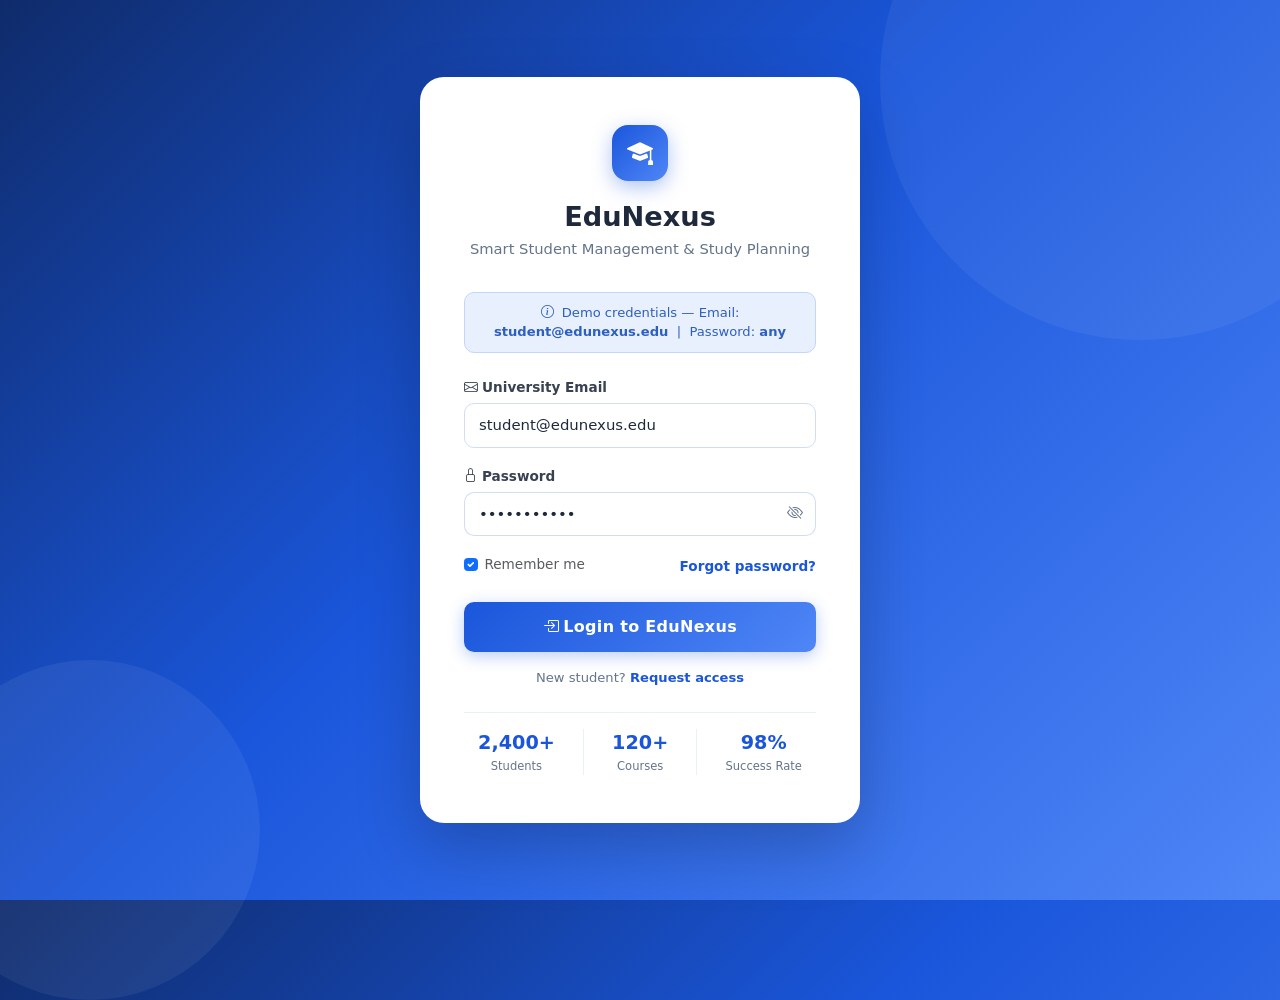
<file: unified_project/index.html>
<!-- CO1: Internet Fundamentals, HTML Structure & Basic CSS -->
<!DOCTYPE html>
<html lang="en">

<head>
  <meta charset="UTF-8" />
  <meta name="viewport" content="width=device-width, initial-scale=1.0" />
  <title>EduNexus – Login</title>
  <link rel="icon"
    href="data:image/svg+xml,<svg xmlns='http://www.w3.org/2000/svg' viewBox='0 0 100 100'><text y='.9em' font-size='90'>🎓</text></svg>" />
  <link rel="stylesheet" href="https://cdn.jsdelivr.net/npm/bootstrap@5.3.2/dist/css/bootstrap.min.css" />
  <link rel="stylesheet" href="https://cdn.jsdelivr.net/npm/bootstrap-icons@1.11.3/font/bootstrap-icons.css" />
  <link rel="stylesheet" href="style.css" />
</head>

<body class="login-page">

  <div class="login-card">
    <!-- Logo -->
    <div class="login-logo">
      <i class="bi bi-mortarboard-fill"></i>
    </div>

    <h2>EduNexus</h2>
    <p class="subtitle">Smart Student Management & Study Planning</p>

    <!-- Demo hint -->
    <div class="demo-hint">
      <i class="bi bi-info-circle me-1"></i>
      Demo credentials — Email: <strong>student@edunexus.edu</strong> &nbsp;|&nbsp; Password: <strong>any</strong>
    </div>

    <!-- Login Form -->
    <!-- CO2: Forms, Semantic HTML & Advanced CSS Layouts -->
    <form id="loginForm" novalidate>
      <div class="en-form-group">
        <label class="en-label" for="email">
          <i class="bi bi-envelope me-1"></i>University Email
        </label>
        <input type="email" class="en-input" id="email" placeholder="student@edunexus.edu" value="student@edunexus.edu"
          required />
        <div class="invalid-feedback">Please enter a valid email.</div>
      </div>

      <div class="en-form-group">
        <label class="en-label" for="password">
          <i class="bi bi-lock me-1"></i>Password
        </label>
        <div class="input-group">
          <input type="password" class="form-control en-input" id="password" placeholder="Enter your password"
            value="password123" required style="border-radius:10px 0 0 10px; border-right:none;" />
          <span class="input-group-text" id="togglePwd" title="Show/Hide password">
            <i class="bi bi-eye-slash" id="eyeIcon"></i>
          </span>
        </div>
      </div>

      <div class="d-flex align-items-center justify-content-between mb-4" style="font-size:.85rem;">
        <div class="form-check mb-0">
          <input class="form-check-input" type="checkbox" id="remember" checked />
          <label class="form-check-label text-muted" for="remember">Remember me</label>
        </div>
        <span style="color:var(--primary);font-weight:600;cursor:pointer;"
          onclick="showToast('Password reset link sent!')">Forgot password?</span>
      </div>

      <button type="submit" class="btn-primary-grad">
        <i class="bi bi-box-arrow-in-right me-1"></i>Login to EduNexus
      </button>
    </form>

    <div class="login-footer mt-3">
      New student? <span onclick="showToast('Contact your university admin to register.')">Request access</span>
    </div>

    <!-- Stats row -->
    <div class="d-flex justify-content-around mt-4 pt-3" style="border-top:1px solid #eaf0fb;">
      <div class="text-center">
        <div style="font-size:1.2rem;font-weight:800;color:var(--primary);">2,400+</div>
        <div style="font-size:0.72rem;color:var(--text-muted);">Students</div>
      </div>
      <div style="width:1px;background:#eaf0fb;"></div>
      <div class="text-center">
        <div style="font-size:1.2rem;font-weight:800;color:var(--primary);">120+</div>
        <div style="font-size:0.72rem;color:var(--text-muted);">Courses</div>
      </div>
      <div style="width:1px;background:#eaf0fb;"></div>
      <div class="text-center">
        <div style="font-size:1.2rem;font-weight:800;color:var(--primary);">98%</div>
        <div style="font-size:0.72rem;color:var(--text-muted);">Success Rate</div>
      </div>
    </div>
  </div>

  <script>
    // CO3: JavaScript Programming Fundamentals
    // CO4: DOM Manipulation, Events & API Integration
    // Toggle password visibility
    document.getElementById('togglePwd').addEventListener('click', () => {
      const pwd = document.getElementById('password');
      const eye = document.getElementById('eyeIcon');
      if (pwd.type === 'password') {
        pwd.type = 'text';
        eye.className = 'bi bi-eye';
      } else {
        pwd.type = 'password';
        eye.className = 'bi bi-eye-slash';
      }
    });

    // Login form
    document.getElementById('loginForm').addEventListener('submit', (e) => {
      e.preventDefault();
      const email = document.getElementById('email').value.trim();
      const pwd = document.getElementById('password').value.trim();
      if (!email || !pwd) { showToast('Please fill in all fields.', 'warning'); return; }

      // Simulate login
      const btn = e.target.querySelector('button[type=submit]');
      btn.innerHTML = '<span class="spinner-border spinner-border-sm me-2"></span>Logging in…';
      btn.disabled = true;
      setTimeout(() => { window.location.href = 'dashboard.html'; }, 1200);
    });

    function showToast(msg, type = 'info') {
      const t = document.createElement('div');
      const icon = type === 'warning' ? 'exclamation-triangle-fill' : 'check-circle-fill';
      t.className = 'en-toast';
      t.innerHTML = `<i class="bi bi-${icon}"></i> ${msg}`;
      document.body.appendChild(t);
      setTimeout(() => t.remove(), 3200);
    }
  </script>
</body>

</html>
</file>
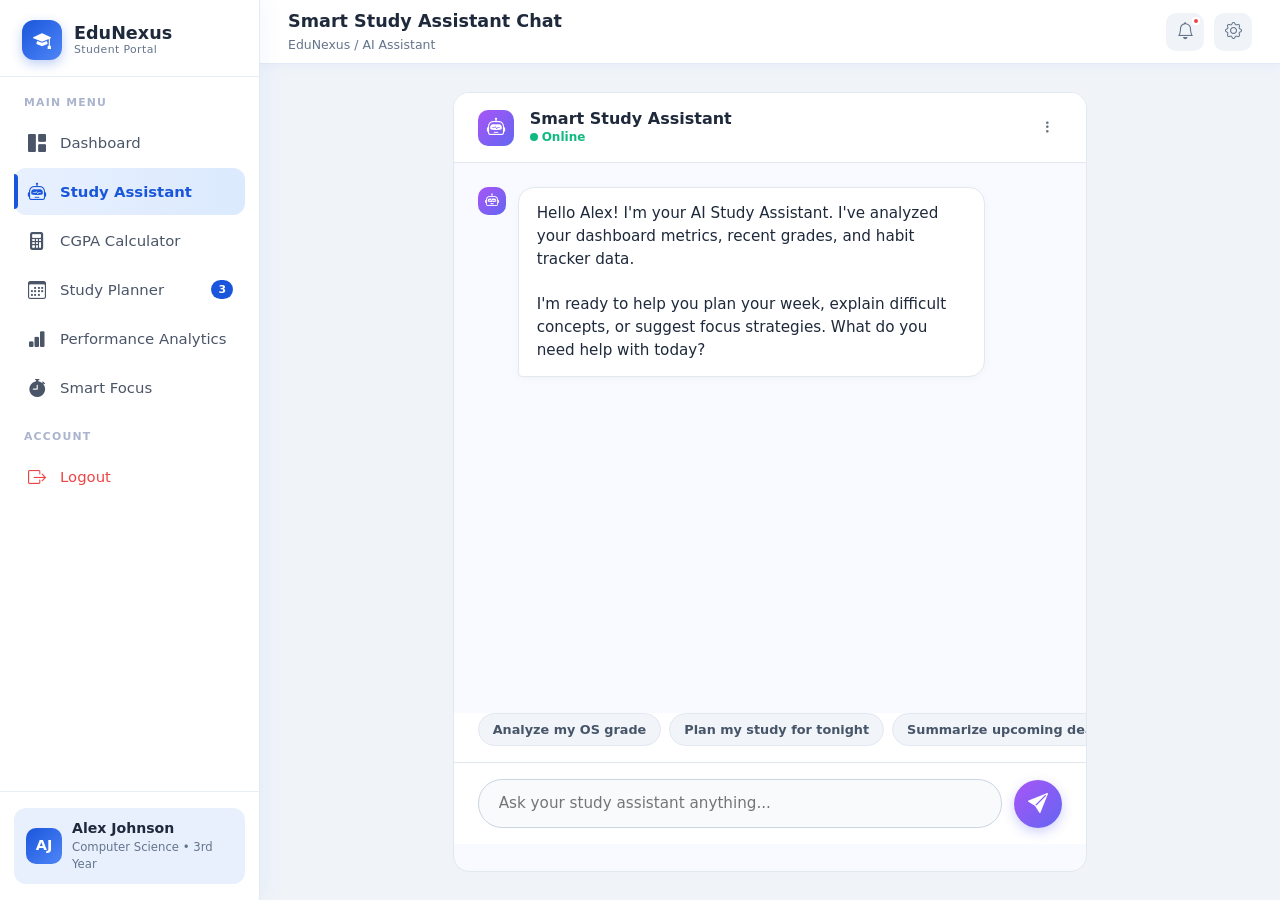
<file: unified_project/assistant.html>
<!DOCTYPE html>
<html lang="en">

<head>
    <meta charset="UTF-8" />
    <meta name="viewport" content="width=device-width, initial-scale=1.0" />
    <title>Smart Study Assistant – EduNexus</title>
    <link rel="icon"
        href="data:image/svg+xml,<svg xmlns='http://www.w3.org/2000/svg' viewBox='0 0 100 100'><text y='.9em' font-size='90'>🎓</text></svg>" />
    <link rel="stylesheet" href="https://cdn.jsdelivr.net/npm/bootstrap@5.3.2/dist/css/bootstrap.min.css" />
    <link rel="stylesheet" href="https://cdn.jsdelivr.net/npm/bootstrap-icons@1.11.3/font/bootstrap-icons.css" />
    <link rel="stylesheet" href="style.css" />
    <style>
        .chat-container {
            display: flex;
            flex-direction: column;
            height: 100%;
            background: #f8faff;
            border-radius: 16px;
            border: 1px solid #e2e8f0;
            overflow: hidden;
        }

        .chat-header {
            padding: 16px 24px;
            background: #fff;
            border-bottom: 1px solid #e2e8f0;
            display: flex;
            align-items: center;
            justify-content: space-between;
        }

        .chat-messages {
            flex: 1;
            min-height: 400px;
            max-height: 550px;
            overflow-y: auto;
            padding: 24px;
            display: flex;
            flex-direction: column;
            gap: 20px;
        }

        .chat-bubble {
            max-width: 80%;
            padding: 14px 18px;
            border-radius: 16px;
            font-size: 0.95rem;
            line-height: 1.5;
        }

        .msg-user {
            align-self: flex-end;
        }

        .msg-user .chat-bubble {
            background: linear-gradient(135deg, #1a56db, #4f86f7);
            color: #fff;
            border-bottom-right-radius: 4px;
            box-shadow: 0 4px 12px rgba(26, 86, 219, 0.2);
        }

        .msg-ai {
            align-self: flex-start;
            display: flex;
            gap: 12px;
        }

        .msg-ai .chat-bubble {
            background: #fff;
            border: 1px solid #e2e8f0;
            color: #1e293b;
            border-bottom-left-radius: 4px;
            box-shadow: 0 2px 8px rgba(0, 0, 0, 0.03);
        }

        .ai-avatar {
            width: 36px;
            height: 36px;
            border-radius: 10px;
            background: linear-gradient(135deg, #a855f7, #6366f1);
            color: #fff;
            display: flex;
            align-items: center;
            justify-content: center;
            font-size: 18px;
            flex-shrink: 0;
        }

        .chat-input-area {
            padding: 16px 24px;
            background: #fff;
            border-top: 1px solid #e2e8f0;
            display: flex;
            gap: 12px;
            align-items: center;
        }

        .chat-input {
            flex: 1;
            border: 1px solid #cbd5e1;
            border-radius: 24px;
            padding: 12px 20px;
            font-size: 0.95rem;
            transition: all 0.2s;
            outline: none;
            background: #f8fafc;
        }

        .chat-input:focus {
            border-color: #6366f1;
            background: #fff;
            box-shadow: 0 0 0 3px rgba(99, 102, 241, 0.1);
        }

        .btn-send {
            width: 48px;
            height: 48px;
            border-radius: 50%;
            border: none;
            background: linear-gradient(135deg, #a855f7, #6366f1);
            color: #fff;
            display: flex;
            align-items: center;
            justify-content: center;
            font-size: 20px;
            cursor: pointer;
            transition: transform 0.2s;
            box-shadow: 0 4px 12px rgba(99, 102, 241, 0.3);
        }

        .btn-send:hover {
            transform: scale(1.05);
        }

        .quick-prompts {
            display: flex;
            gap: 8px;
            overflow-x: auto;
            padding: 0 24px 16px;
            background: #fff;
        }

        .prompt-chip {
            background: #f1f5f9;
            border: 1px solid #e2e8f0;
            color: #475569;
            padding: 6px 14px;
            border-radius: 20px;
            font-size: 0.8rem;
            font-weight: 600;
            cursor: pointer;
            white-space: nowrap;
            transition: all 0.2s;
        }

        .prompt-chip:hover {
            background: #e2e8f0;
            color: #1e293b;
        }

        .typing-indicator span {
            display: inline-block;
            width: 6px;
            height: 6px;
            background-color: #94a3b8;
            border-radius: 50%;
            margin: 0 2px;
            animation: blink 1.4s infinite both;
        }

        .typing-indicator span:nth-child(2) {
            animation-delay: 0.2s;
        }

        .typing-indicator span:nth-child(3) {
            animation-delay: 0.4s;
        }

        @keyframes blink {
            0% {
                opacity: 0.2;
            }

            20% {
                opacity: 1;
            }

            100% {
                opacity: 0.2;
            }
        }
    </style>
</head>

<body>
    <div class="sidebar-overlay" id="sidebarOverlay"></div>
    <div class="app-wrapper">
        <!-- Sidebar -->
        <aside class="sidebar" id="sidebar"></aside>

        <!-- Main -->
        <div class="main-content">
            <header class="topbar" id="topbar"></header>

            <main class="page-content h-100">
                <div class="row h-100 justify-content-center">
                    <div class="col-xl-8 col-lg-10">
                        <div class="chat-container">
                            <div class="chat-header">
                                <div class="d-flex align-items-center gap-3">
                                    <div class="ai-avatar"><i class="bi bi-robot"></i></div>
                                    <div>
                                        <h6 class="mb-0 fw-bold">Smart Study Assistant</h6>
                                        <div style="font-size:0.75rem;color:#10b981;font-weight:600;"><span
                                                style="display:inline-block;width:8px;height:8px;background:#10b981;border-radius:50%;margin-right:4px;"></span>Online
                                        </div>
                                    </div>
                                </div>
                                <button class="btn btn-sm btn-outline-secondary border-0"><i
                                        class="bi bi-three-dots-vertical"></i></button>
                            </div>

                            <div class="chat-messages" id="chatMessages">
                                <div class="msg-ai">
                                    <div class="ai-avatar" style="width:28px;height:28px;font-size:14px;"><i
                                            class="bi bi-robot"></i></div>
                                    <div class="chat-bubble">
                                        Hello Alex! I'm your AI Study Assistant. I've analyzed your dashboard metrics,
                                        recent grades, and habit tracker data.
                                        <br><br>
                                        I'm ready to help you plan your week, explain difficult concepts, or suggest
                                        focus strategies. What do you need help with today?
                                    </div>
                                </div>
                            </div>

                            <div class="quick-prompts" id="quickPrompts">
                                <div class="prompt-chip" onclick="sendPrompt(this)">Analyze my OS grade</div>
                                <div class="prompt-chip" onclick="sendPrompt(this)">Plan my study for tonight</div>
                                <div class="prompt-chip" onclick="sendPrompt(this)">Summarize upcoming deadlines</div>
                            </div>

                            <div class="chat-input-area">
                                <input type="text" id="chatInput" class="chat-input"
                                    placeholder="Ask your study assistant anything..." onkeypress="handleEnter(event)">
                                <button class="btn-send" onclick="sendMessage()"><i
                                        class="bi bi-send-fill"></i></button>
                            </div>
                        </div>
                    </div>
                </div>
            </main>
        </div>
    </div>

    <script src="shared.js"></script>
    <script>
        initLayout('assistant', 'Smart Study Assistant Chat', 'EduNexus / AI Assistant');

        const chatMessages = document.getElementById('chatMessages');
        const chatInput = document.getElementById('chatInput');
        const quickPrompts = document.getElementById('quickPrompts');

        function handleEnter(e) {
            if (e.key === 'Enter') sendMessage();
        }

        function sendPrompt(el) {
            chatInput.value = el.textContent;
            sendMessage();
        }

        function sendMessage() {
            const text = chatInput.value.trim();
            if (!text) return;

            // Add user message
            const userMsg = document.createElement('div');
            userMsg.className = 'msg-user fade-in';
            userMsg.innerHTML = `<div class="chat-bubble">${text}</div>`;
            chatMessages.appendChild(userMsg);

            chatInput.value = '';
            quickPrompts.style.display = 'none';
            scrollToBottom();

            // Show typing
            const typingMsg = document.createElement('div');
            typingMsg.className = 'msg-ai typing-wrap fade-in mt-2';
            typingMsg.innerHTML = `
      <div class="ai-avatar" style="width:28px;height:28px;font-size:14px;"><i class="bi bi-robot"></i></div>
      <div class="chat-bubble typing-indicator">
        <span></span><span></span><span></span>
      </div>
    `;
            chatMessages.appendChild(typingMsg);
            scrollToBottom();

            // Simulate AI response
            setTimeout(() => {
                typingMsg.remove();
                const aiMsg = document.createElement('div');
                aiMsg.className = 'msg-ai fade-in mt-2';

                let reply = "I'm analyzing your request based on your current academic profile. Give me just a second.";

                const lower = text.toLowerCase();
                if (lower.includes('os') || lower.includes('operating systems')) {
                    reply = "Currently, your Operating Systems grade is a 'B' (68%). You recently completed the 'OS Assignment' but your midterm score pulled the average down. <strong>Recommendation:</strong> Use the Smart Focus Engine to review Memory Management concepts this evening. Shall I schedule a 2-hour block for you tonight at 7 PM?";
                } else if (lower.includes('plan') || lower.includes('tonight')) {
                    reply = "Based on your Study Planner, you have a <em>Machine Learning Lab Report</em> due today, and a <em>Network Simulation</em> due tomorrow. <br><br><strong>Plan for Tonight:</strong><br>1. 6:00 PM - 7:00 PM: ML Lab Report (Priority High)<br>2. 7:15 PM - 8:15 PM: Network Simulation Draft.<br><br>Don't forget to maintain your habit streak—drink some water while you study!";
                } else if (lower.includes('deadline')) {
                    reply = "Here are your upcoming critical items:<br>• <strong>ML Lab Report</strong> - Due Today (High Priority)<br>• <strong>Network Simulation</strong> - Due Tomorrow (Medium Priority)<br>• <strong>DB ER Diagram</strong> - Due Feb 27 (Low Priority)<br><br>Would you like to start a focus session for the ML Lab Report?";
                }

                aiMsg.innerHTML = `
        <div class="ai-avatar" style="width:28px;height:28px;font-size:14px;"><i class="bi bi-robot"></i></div>
        <div class="chat-bubble">${reply}</div>
      `;
                chatMessages.appendChild(aiMsg);
                scrollToBottom();
            }, 1200);
        }

        function scrollToBottom() {
            chatMessages.scrollTop = chatMessages.scrollHeight;
        }

        // simple fade in animation
        const style = document.createElement('style');
        style.innerHTML = `
    .fade-in { animation: fadeInNav 0.3s ease both; }
    @keyframes fadeInNav { from { opacity:0; transform:translateY(10px); } to { opacity:1; transform:translateY(0); } }
  `;
        document.head.appendChild(style);
    </script>
</body>

</html>
</file>
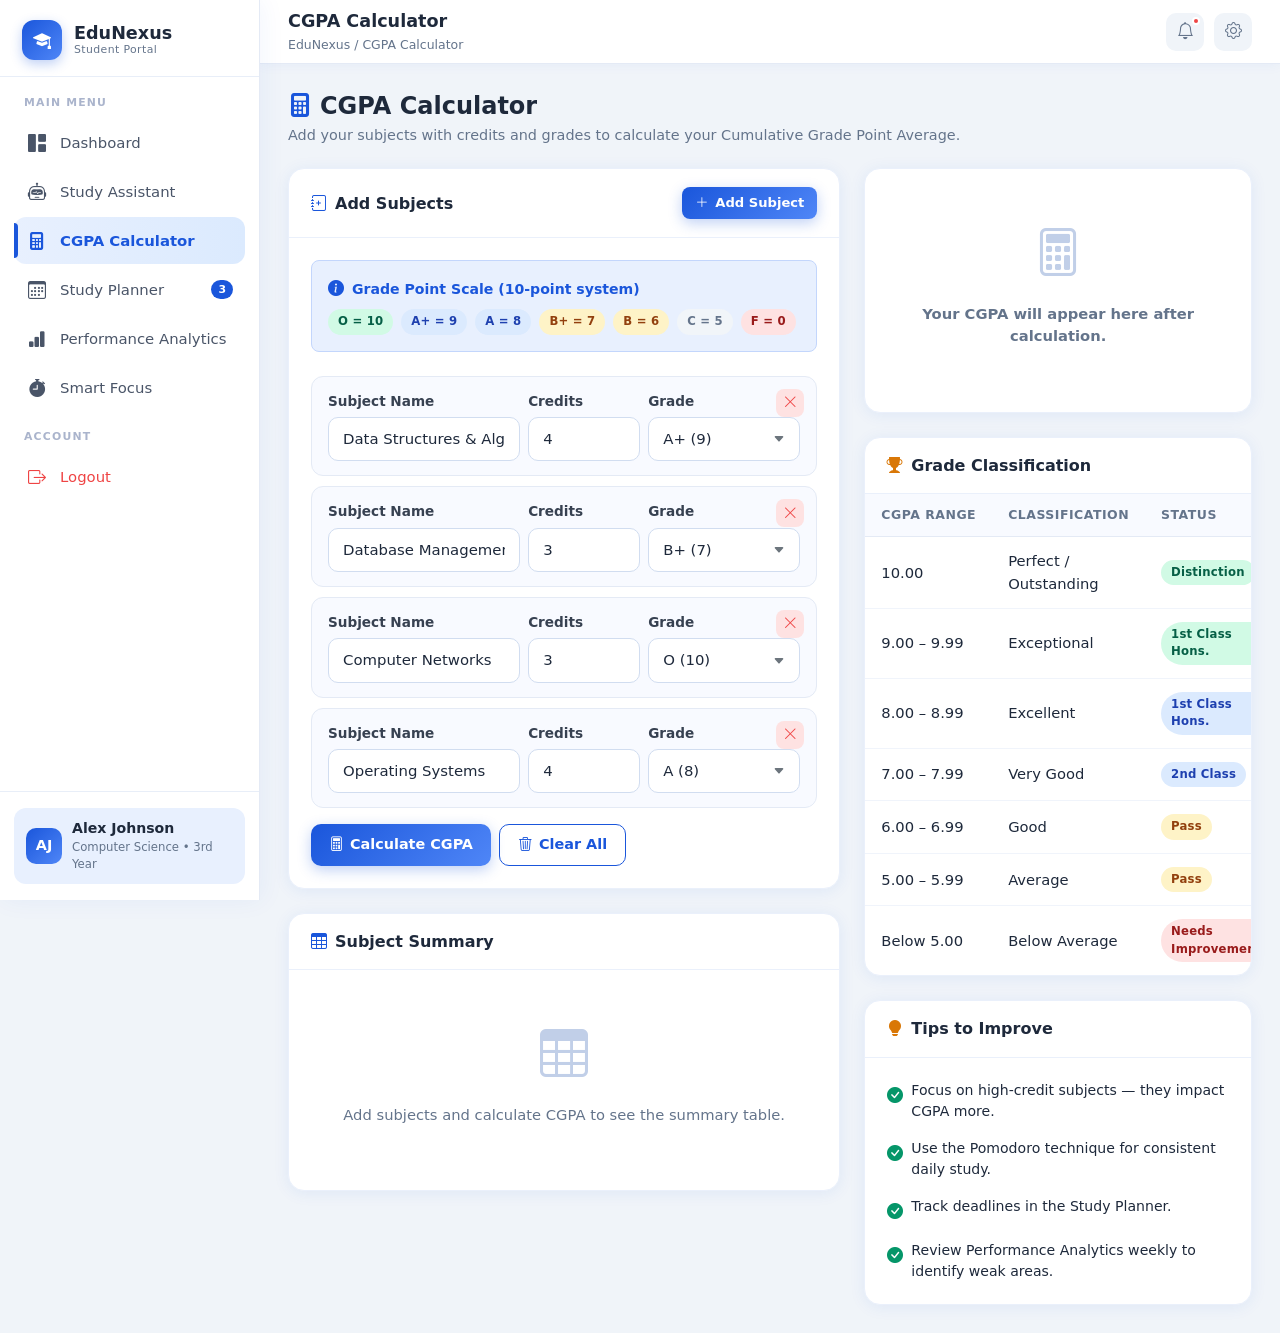
<file: unified_project/cgpa.html>
<!DOCTYPE html>
<html lang="en">
<head>
  <meta charset="UTF-8" />
  <meta name="viewport" content="width=device-width, initial-scale=1.0" />
  <title>CGPA Calculator – EduNexus</title>
  <link rel="icon" href="data:image/svg+xml,<svg xmlns='http://www.w3.org/2000/svg' viewBox='0 0 100 100'><text y='.9em' font-size='90'>🎓</text></svg>" />
  <link rel="stylesheet" href="https://cdn.jsdelivr.net/npm/bootstrap@5.3.2/dist/css/bootstrap.min.css" />
  <link rel="stylesheet" href="https://cdn.jsdelivr.net/npm/bootstrap-icons@1.11.3/font/bootstrap-icons.css" />
  <link rel="stylesheet" href="style.css" />
</head>
<body>
<div class="sidebar-overlay" id="sidebarOverlay"></div>
<div class="app-wrapper">
  <aside class="sidebar" id="sidebar"></aside>
  <div class="main-content">
    <header class="topbar" id="topbar"></header>

    <main class="page-content">
      <div class="section-header">
        <h2><i class="bi bi-calculator-fill me-2 text-primary-en"></i>CGPA Calculator</h2>
        <p>Add your subjects with credits and grades to calculate your Cumulative Grade Point Average.</p>
      </div>

      <div class="row g-4">
        <!-- Left: Subject Input -->
        <div class="col-12 col-lg-7">
          <div class="en-card">
            <div class="en-card-header">
              <h5><i class="bi bi-journal-plus me-2 text-primary-en"></i>Add Subjects</h5>
              <button class="btn-en btn-en-primary btn-en-sm" id="addSubjectBtn">
                <i class="bi bi-plus-lg"></i> Add Subject
              </button>
            </div>
            <div class="en-card-body">
              <!-- Grade scale info -->
              <div class="mb-4 p-3 rounded-3" style="background:#e8f0fe;border:1px solid #c3d6fc;">
                <div class="d-flex align-items-center gap-2 mb-2">
                  <i class="bi bi-info-circle-fill text-primary-en"></i>
                  <span style="font-weight:700;font-size:.88rem;color:#1a56db;">Grade Point Scale (10-point system)</span>
                </div>
                <div class="d-flex flex-wrap gap-2" style="font-size:.75rem;">
                  <span class="badge-en badge-success">O = 10</span>
                  <span class="badge-en badge-primary">A+ = 9</span>
                  <span class="badge-en badge-primary">A = 8</span>
                  <span class="badge-en badge-warning">B+ = 7</span>
                  <span class="badge-en badge-warning">B = 6</span>
                  <span class="badge-en badge-muted">C = 5</span>
                  <span class="badge-en badge-danger">F = 0</span>
                </div>
              </div>

              <!-- Subjects Container -->
              <div id="subjectsContainer"></div>

              <!-- Buttons -->
              <div class="d-flex gap-2 mt-3 flex-wrap">
                <button class="btn-en btn-en-primary" id="calculateBtn">
                  <i class="bi bi-calculator"></i> Calculate CGPA
                </button>
                <button class="btn-en btn-en-outline" id="clearBtn">
                  <i class="bi bi-trash3"></i> Clear All
                </button>
              </div>
            </div>
          </div>

          <!-- Semester-wise CGPA -->
          <div class="en-card mt-4">
            <div class="en-card-header">
              <h5><i class="bi bi-table me-2 text-primary-en"></i>Subject Summary</h5>
            </div>
            <div class="en-card-body p-0" id="summarySection" style="display:none;">
              <div class="table-responsive">
                <table class="en-table">
                  <thead>
                    <tr>
                      <th>#</th>
                      <th>Subject</th>
                      <th>Credits</th>
                      <th>Grade</th>
                      <th>Grade Points</th>
                      <th>Weighted</th>
                    </tr>
                  </thead>
                  <tbody id="summaryTableBody"></tbody>
                </table>
              </div>
            </div>
            <div id="emptySummary" class="empty-state">
              <i class="bi bi-table d-block"></i>
              <p>Add subjects and calculate CGPA to see the summary table.</p>
            </div>
          </div>
        </div>

        <!-- Right: Result + Info -->
        <div class="col-12 col-lg-5">
          <!-- CGPA Result -->
          <div id="cgpaResultCard" class="cgpa-result mb-4" style="display:none;">
            <div style="font-size:.85rem;opacity:.8;margin-bottom:8px;font-weight:600;letter-spacing:.5px;">CUMULATIVE GPA</div>
            <div class="cgpa-number" id="cgpaNumber">0.00</div>
            <div class="cgpa-label" id="cgpaLabel">Out of 10.00</div>
            <div class="cgpa-desc" id="cgpaDesc"></div>
            <div class="d-flex justify-content-center gap-4 mt-4 pt-3" style="border-top:1px solid rgba(255,255,255,0.25);">
              <div>
                <div style="font-size:1.4rem;font-weight:900;" id="totalCreditsDisp">0</div>
                <div style="font-size:.75rem;opacity:.75;">Total Credits</div>
              </div>
              <div style="width:1px;background:rgba(255,255,255,.2);"></div>
              <div>
                <div style="font-size:1.4rem;font-weight:900;" id="totalSubjectsDisp">0</div>
                <div style="font-size:.75rem;opacity:.75;">Subjects</div>
              </div>
              <div style="width:1px;background:rgba(255,255,255,.2);"></div>
              <div>
                <div style="font-size:1.4rem;font-weight:900;" id="percentileDisp">-</div>
                <div style="font-size:.75rem;opacity:.75;">Percentile</div>
              </div>
            </div>
          </div>

          <!-- Placeholder when no result -->
          <div id="cgpaPlaceholder" class="en-card mb-4">
            <div class="empty-state py-5">
              <i class="bi bi-calculator d-block"></i>
              <p class="fw-600">Your CGPA will appear here after calculation.</p>
            </div>
          </div>

          <!-- Performance Class -->
          <div class="en-card mb-4">
            <div class="en-card-header">
              <h5><i class="bi bi-trophy-fill me-2 text-warning-en"></i>Grade Classification</h5>
            </div>
            <div class="en-card-body p-0">
              <table style="width:100%;border-collapse:collapse;" class="en-table">
                <thead>
                  <tr><th>CGPA Range</th><th>Classification</th><th>Status</th></tr>
                </thead>
                <tbody>
                  <tr id="row-10"  ><td>10.00</td>         <td>Perfect / Outstanding</td><td><span class="badge-en badge-success">Distinction</span></td></tr>
                  <tr id="row-9"   ><td>9.00 – 9.99</td>  <td>Exceptional</td>           <td><span class="badge-en badge-success">1st Class Hons.</span></td></tr>
                  <tr id="row-8"   ><td>8.00 – 8.99</td>  <td>Excellent</td>             <td><span class="badge-en badge-primary">1st Class Hons.</span></td></tr>
                  <tr id="row-7"   ><td>7.00 – 7.99</td>  <td>Very Good</td>             <td><span class="badge-en badge-primary">2nd Class</span></td></tr>
                  <tr id="row-6"   ><td>6.00 – 6.99</td>  <td>Good</td>                 <td><span class="badge-en badge-warning">Pass</span></td></tr>
                  <tr id="row-5"   ><td>5.00 – 5.99</td>  <td>Average</td>              <td><span class="badge-en badge-warning">Pass</span></td></tr>
                  <tr id="row-low" ><td>Below 5.00</td>    <td>Below Average</td>        <td><span class="badge-en badge-danger">Needs Improvement</span></td></tr>
                </tbody>
              </table>
            </div>
          </div>

          <!-- Tips -->
          <div class="en-card">
            <div class="en-card-header">
              <h5><i class="bi bi-lightbulb-fill me-2 text-warning-en"></i>Tips to Improve</h5>
            </div>
            <div class="en-card-body">
              <ul style="list-style:none;padding:0;margin:0;">
                <li class="d-flex gap-2 mb-3"><i class="bi bi-check-circle-fill text-success-en mt-1"></i><span style="font-size:.88rem;">Focus on high-credit subjects — they impact CGPA more.</span></li>
                <li class="d-flex gap-2 mb-3"><i class="bi bi-check-circle-fill text-success-en mt-1"></i><span style="font-size:.88rem;">Use the Pomodoro technique for consistent daily study.</span></li>
                <li class="d-flex gap-2 mb-3"><i class="bi bi-check-circle-fill text-success-en mt-1"></i><span style="font-size:.88rem;">Track deadlines in the Study Planner.</span></li>
                <li class="d-flex gap-2"><i class="bi bi-check-circle-fill text-success-en mt-1"></i><span style="font-size:.88rem;">Review Performance Analytics weekly to identify weak areas.</span></li>
              </ul>
            </div>
          </div>
        </div>
      </div>
    </main>
  </div>
</div>

<script src="shared.js"></script>
<script>
  initLayout('cgpa', 'CGPA Calculator', 'EduNexus / CGPA Calculator');

  const GRADE_POINTS = { 'O':10, 'A+':9, 'A':8, 'B+':7, 'B':6, 'C':5, 'D':4, 'F':0 };
  let subjectCount = 0;

  const defaultSubjects = [
    { name:'Data Structures & Algorithms', credits:4, grade:'A+' },
    { name:'Database Management Systems',  credits:3, grade:'B+' },
    { name:'Computer Networks',            credits:3, grade:'O'  },
    { name:'Operating Systems',            credits:4, grade:'A'  },
  ];

  function createSubjectRow(data = {}) {
    subjectCount++;
    const id = subjectCount;
    const div = document.createElement('div');
    div.className = 'subject-row';
    div.id = `subRow${id}`;
    div.innerHTML = `
      <button class="remove-subject" onclick="removeSubject(${id})" title="Remove subject">
        <i class="bi bi-x-lg"></i>
      </button>
      <div class="row g-2 align-items-end">
        <div class="col-12 col-sm-5">
          <label class="en-label">Subject Name</label>
          <input type="text" class="en-input sub-name" placeholder="e.g. Data Structures" value="${data.name||''}" />
        </div>
        <div class="col-6 col-sm-3">
          <label class="en-label">Credits</label>
          <input type="number" class="en-input sub-credits" min="1" max="6" value="${data.credits||''}" placeholder="1–6" />
        </div>
        <div class="col-6 col-sm-4">
          <label class="en-label">Grade</label>
          <select class="en-input en-select sub-grade">
            <option value="">-- Grade --</option>
            ${Object.keys(GRADE_POINTS).map(g => `<option ${data.grade===g?'selected':''} value="${g}">${g} (${GRADE_POINTS[g]})</option>`).join('')}
          </select>
        </div>
      </div>
    `;
    document.getElementById('subjectsContainer').appendChild(div);
  }

  function removeSubject(id) {
    const el = document.getElementById(`subRow${id}`);
    if (el) el.remove();
    showToast('Subject removed.', 'warning');
  }

  // Add default subjects
  defaultSubjects.forEach(s => createSubjectRow(s));

  document.getElementById('addSubjectBtn').addEventListener('click', () => {
    createSubjectRow();
    setTimeout(() => {
      const rows = document.querySelectorAll('.subject-row');
      rows[rows.length - 1].scrollIntoView({ behavior:'smooth', block:'center' });
    }, 50);
  });

  document.getElementById('clearBtn').addEventListener('click', () => {
    document.getElementById('subjectsContainer').innerHTML = '';
    document.getElementById('cgpaResultCard').style.display  = 'none';
    document.getElementById('cgpaPlaceholder').style.display = 'block';
    document.getElementById('summarySection').style.display  = 'none';
    document.getElementById('emptySummary').style.display    = 'block';
    clearHighlight();
    showToast('All subjects cleared.', 'warning');
  });

  document.getElementById('calculateBtn').addEventListener('click', () => {
    const rows    = document.querySelectorAll('.subject-row');
    let totalWt   = 0, totalCr = 0;
    const summaryRows = [];
    let valid = true;

    rows.forEach((row, i) => {
      const name    = row.querySelector('.sub-name').value.trim() || `Subject ${i+1}`;
      const credits = parseFloat(row.querySelector('.sub-credits').value);
      const grade   = row.querySelector('.sub-grade').value;
      if (!credits || !grade) { valid = false; return; }
      const gp = GRADE_POINTS[grade];
      totalWt += gp * credits;
      totalCr += credits;
      summaryRows.push({ name, credits, grade, gp, weighted:(gp*credits).toFixed(1) });
    });

    if (!valid || summaryRows.length === 0) {
      showToast('Please fill in all subject details.', 'danger'); return;
    }

    const cgpa = (totalWt / totalCr).toFixed(2);
    const desc = cgpa >= 9 ? 'Outstanding Performance!' :
                 cgpa >= 8 ? 'Excellent Performance!'   :
                 cgpa >= 7 ? 'Very Good Performance!'   :
                 cgpa >= 6 ? 'Good Performance!'        :
                 cgpa >= 5 ? 'Satisfactory Performance' :
                             'Needs Improvement';
    const percentile = cgpa >= 9 ? 'Top 5%' : cgpa >= 8 ? 'Top 15%' : cgpa >= 7 ? 'Top 35%' : cgpa >= 6 ? 'Top 60%' : 'Below avg';

    document.getElementById('cgpaNumber').textContent       = cgpa;
    document.getElementById('cgpaLabel').textContent        = 'Out of 10.00';
    document.getElementById('cgpaDesc').textContent         = desc;
    document.getElementById('totalCreditsDisp').textContent = totalCr;
    document.getElementById('totalSubjectsDisp').textContent= summaryRows.length;
    document.getElementById('percentileDisp').textContent   = percentile;

    document.getElementById('cgpaResultCard').style.display  = 'block';
    document.getElementById('cgpaPlaceholder').style.display = 'none';

    // Summary table
    document.getElementById('summaryTableBody').innerHTML = summaryRows.map((r, i) => `
      <tr>
        <td>${i+1}</td>
        <td style="font-weight:600;">${r.name}</td>
        <td>${r.credits}</td>
        <td><span class="badge-en badge-primary">${r.grade}</span></td>
        <td>${r.gp}</td>
        <td style="font-weight:700;color:var(--primary);">${r.weighted}</td>
      </tr>
    `).join('') + `
      <tr style="background:#f8faff;font-weight:700;">
        <td colspan="2">Total</td>
        <td>${totalCr}</td>
        <td></td>
        <td></td>
        <td style="color:var(--primary);">${totalWt.toFixed(1)}</td>
      </tr>`;
    document.getElementById('summarySection').style.display = 'block';
    document.getElementById('emptySummary').style.display   = 'none';

    // Highlight grade row
    clearHighlight();
    const rowId = cgpa >= 10 ? 'row-10' : cgpa >= 9 ? 'row-9' : cgpa >= 8 ? 'row-8' : cgpa >= 7 ? 'row-7' : cgpa >= 6 ? 'row-6' : cgpa >= 5 ? 'row-5' : 'row-low';
    const hRow = document.getElementById(rowId);
    if (hRow) hRow.style.background = '#e8f0fe';

    showToast(`CGPA calculated: ${cgpa}`);
    document.getElementById('cgpaResultCard').scrollIntoView({ behavior:'smooth', block:'center' });
  });

  function clearHighlight() {
    ['row-10','row-9','row-8','row-7','row-6','row-5','row-low'].forEach(id => {
      const r = document.getElementById(id);
      if (r) r.style.background = '';
    });
  }
</script>
</body>
</html>
</file>
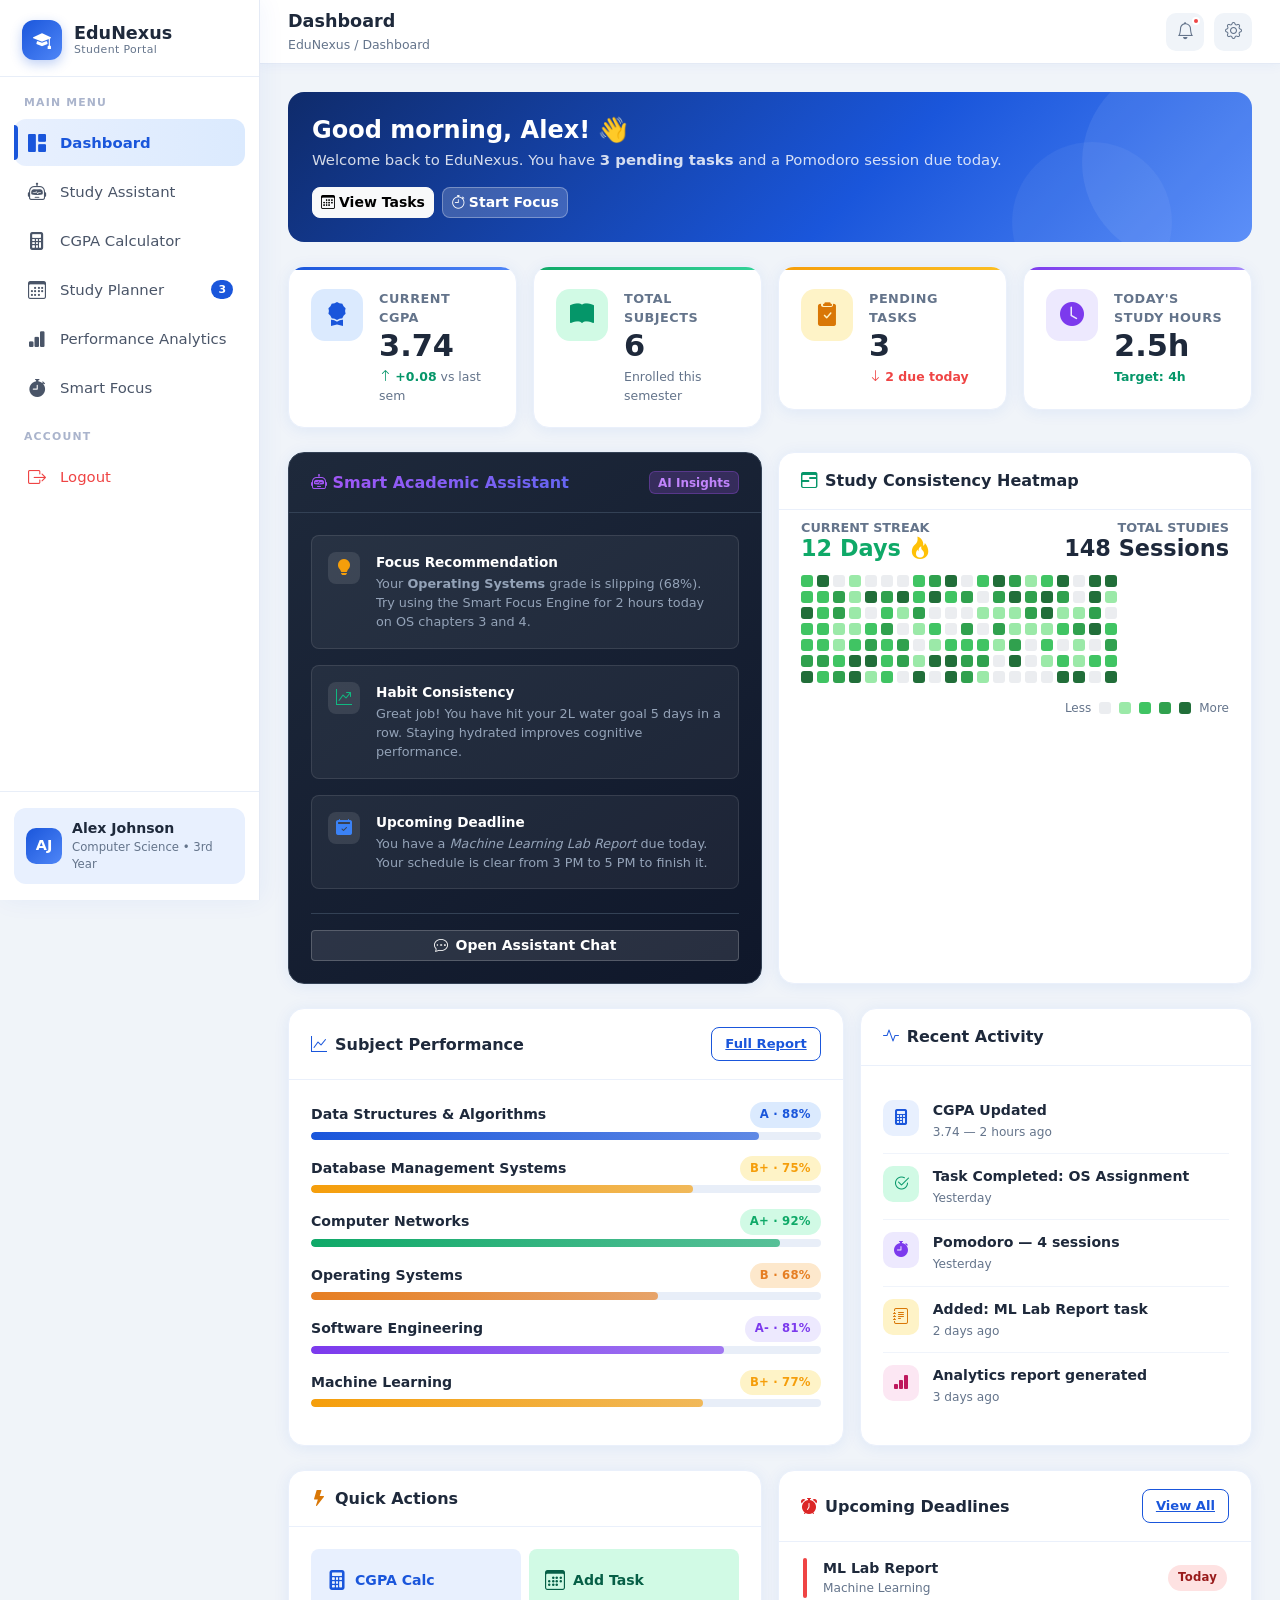
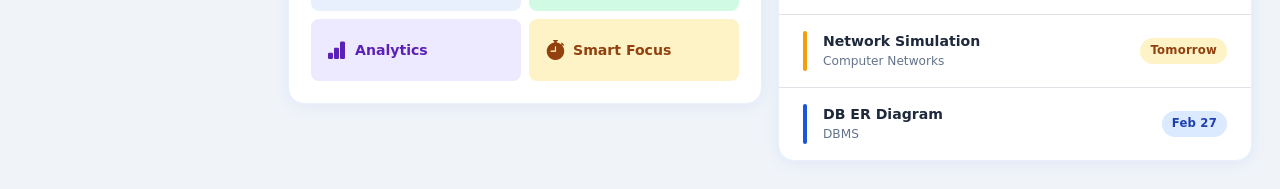
<file: unified_project/dashboard.html>
<!-- CO1: Internet Fundamentals, HTML Structure & Basic CSS -->
<!DOCTYPE html>
<html lang="en">

<head>
  <meta charset="UTF-8" />
  <meta name="viewport" content="width=device-width, initial-scale=1.0" />
  <title>Dashboard – EduNexus</title>
  <link rel="icon"
    href="data:image/svg+xml,<svg xmlns='http://www.w3.org/2000/svg' viewBox='0 0 100 100'><text y='.9em' font-size='90'>🎓</text></svg>" />
  <link rel="stylesheet" href="https://cdn.jsdelivr.net/npm/bootstrap@5.3.2/dist/css/bootstrap.min.css" />
  <link rel="stylesheet" href="https://cdn.jsdelivr.net/npm/bootstrap-icons@1.11.3/font/bootstrap-icons.css" />
  <link rel="stylesheet" href="style.css" />
</head>

<body>
  <div class="sidebar-overlay" id="sidebarOverlay"></div>
  <div class="app-wrapper">

    <!-- Sidebar -->
    <!-- CO2: Semantic HTML & Advanced CSS Layouts (using semantic tags like aside, main, header) -->
    <aside class="sidebar" id="sidebar"></aside>

    <!-- Main -->
    <div class="main-content">
      <header class="topbar" id="topbar"></header>

      <main class="page-content">
        <!-- Welcome Banner -->
        <div class="mb-4 p-4 rounded-4 text-white position-relative overflow-hidden"
          style="background:linear-gradient(135deg,#0f2b6b 0%,#1a56db 60%,#4f86f7 100%);min-height:130px;">
          <div
            style="position:absolute;right:-30px;top:-30px;width:200px;height:200px;border-radius:50%;background:rgba(255,255,255,0.07);">
          </div>
          <div
            style="position:absolute;right:80px;bottom:-60px;width:160px;height:160px;border-radius:50%;background:rgba(255,255,255,0.05);">
          </div>
          <h4 class="fw-800 mb-1">Good morning, Alex! 👋</h4>
          <p class="mb-3" style="opacity:.82;font-size:.93rem;">Welcome back to EduNexus. You have <strong>3 pending
              tasks</strong> and a Pomodoro session due today.</p>
          <div class="d-flex gap-2 flex-wrap">
            <a href="planner.html" class="btn btn-light btn-sm fw-700 rounded-3">
              <i class="bi bi-calendar3 me-1"></i>View Tasks
            </a>
            <a href="pomodoro.html" class="btn btn-sm fw-700 rounded-3"
              style="background:rgba(255,255,255,0.18);color:#fff;border:1px solid rgba(255,255,255,0.3);">
              <i class="bi bi-stopwatch me-1"></i>Start Focus
            </a>
          </div>
        </div>

        <!-- Stat Cards -->
        <div class="row g-3 mb-4">
          <div class="col-12 col-sm-6 col-xl-3">
            <div class="stat-card c-blue">
              <div class="stat-icon"><i class="bi bi-award-fill"></i></div>
              <div class="stat-body">
                <div class="stat-label">Current CGPA</div>
                <div class="stat-value">3.74</div>
                <div class="stat-change"><span class="up"><i class="bi bi-arrow-up"></i> +0.08</span> vs last sem</div>
              </div>
            </div>
          </div>
          <div class="col-12 col-sm-6 col-xl-3">
            <div class="stat-card c-green">
              <div class="stat-icon"><i class="bi bi-book-fill"></i></div>
              <div class="stat-body">
                <div class="stat-label">Total Subjects</div>
                <div class="stat-value">6</div>
                <div class="stat-change">Enrolled this semester</div>
              </div>
            </div>
          </div>
          <div class="col-12 col-sm-6 col-xl-3">
            <div class="stat-card c-orange">
              <div class="stat-icon"><i class="bi bi-clipboard2-check-fill"></i></div>
              <div class="stat-body">
                <div class="stat-label">Pending Tasks</div>
                <div class="stat-value">3</div>
                <div class="stat-change"><span class="down"><i class="bi bi-arrow-down"></i> 2 due today</span></div>
              </div>
            </div>
          </div>
          <div class="col-12 col-sm-6 col-xl-3">
            <div class="stat-card c-purple">
              <div class="stat-icon"><i class="bi bi-clock-fill"></i></div>
              <div class="stat-body">
                <div class="stat-label">Today's Study Hours</div>
                <div class="stat-value">2.5h</div>
                <div class="stat-change"><span class="up">Target: 4h</span></div>
              </div>
            </div>
          </div>
        </div>

        <!-- Row: Smart Assistant + Heatmap -->
        <div class="row g-3 mb-4">
          <!-- Smart Academic Assistant -->
          <div class="col-12 col-xl-6">
            <div class="en-card h-100 assistant-card"
              style="background: linear-gradient(145deg, #1e293b, #0f172a); color: white; border: 1px solid #334155;">
              <div class="en-card-header" style="border-bottom: 1px solid #334155;">
                <h5 style="color: white; display: flex; align-items: center; gap: 8px;">
                  <span
                    style="background: linear-gradient(135deg, #a855f7, #6366f1); -webkit-background-clip: text; -webkit-text-fill-color: transparent;">
                    <i class="bi bi-robot"></i> Smart Academic Assistant
                  </span>
                </h5>
                <span class="badge"
                  style="background: rgba(168, 85, 247, 0.2); color: #c084fc; border: 1px solid rgba(168, 85, 247, 0.3);">AI
                  Insights</span>
              </div>
              <div class="en-card-body">
                <div id="aiInsightsContainer" class="d-flex flex-column gap-3">
                  <!-- AI insights injected here -->
                </div>
                <div class="mt-4 pt-3" style="border-top: 1px solid #334155;">
                  <a href="assistant.html" class="btn btn-sm w-100"
                    style="background: rgba(255,255,255,0.1); color: white; border: 1px solid rgba(255,255,255,0.2); font-weight: 600;">
                    <i class="bi bi-chat-dots me-2"></i>Open Assistant Chat
                  </a>
                </div>
              </div>
            </div>
          </div>

          <!-- Study Heatmap -->
          <div class="col-12 col-xl-6">
            <div class="en-card h-100">
              <div class="en-card-header">
                <h5><i class="bi bi-calendar3-range me-2 text-success-en"></i>Study Consistency Heatmap</h5>
              </div>
              <div class="en-card-body pt-2 pb-3">
                <div class="d-flex justify-content-between align-items-end mb-2">
                  <div>
                    <div
                      style="font-size: 0.8rem; color: var(--text-muted); font-weight: 600; text-transform: uppercase;">
                      Current Streak</div>
                    <div style="font-size: 1.4rem; font-weight: 800; color: var(--success); line-height: 1;">12 Days <i
                        class="bi bi-fire text-warning"></i></div>
                  </div>
                  <div class="text-end">
                    <div
                      style="font-size: 0.8rem; color: var(--text-muted); font-weight: 600; text-transform: uppercase;">
                      Total Studies</div>
                    <div style="font-size: 1.4rem; font-weight: 800; color: var(--dark); line-height: 1;">148 Sessions
                    </div>
                  </div>
                </div>
                <div class="heatmap-container mt-3" style="overflow-x: auto; padding-bottom: 8px;">
                  <!-- Generate a 7x15 grid of squares for the heatmap -->
                  <div id="studyHeatmapGrid"
                    style="display: grid; grid-template-rows: repeat(7, 12px); grid-auto-flow: column; gap: 4px; grid-auto-columns: 12px;">
                    <!-- Squares injected by JS -->
                  </div>
                </div>
                <div class="d-flex align-items-center justify-content-end gap-2 mt-2"
                  style="font-size: 0.75rem; color: var(--text-muted);">
                  <span>Less</span>
                  <div style="width: 12px; height: 12px; border-radius: 3px; background: #ebedf0;"></div>
                  <div style="width: 12px; height: 12px; border-radius: 3px; background: #9be9a8;"></div>
                  <div style="width: 12px; height: 12px; border-radius: 3px; background: #40c463;"></div>
                  <div style="width: 12px; height: 12px; border-radius: 3px; background: #30a14e;"></div>
                  <div style="width: 12px; height: 12px; border-radius: 3px; background: #216e39;"></div>
                  <span>More</span>
                </div>
              </div>
            </div>
          </div>
        </div>

        <!-- Row: Subject Progress + Activity -->
        <div class="row g-3 mb-4">
          <!-- Subject Progress -->
          <div class="col-12 col-lg-7">
            <div class="en-card h-100">
              <div class="en-card-header">
                <h5><i class="bi bi-graph-up me-2 text-primary-en"></i>Subject Performance</h5>
                <a href="analytics.html" class="btn-en btn-en-outline btn-en-sm">Full Report</a>
              </div>
              <div class="en-card-body">
                <div id="subjectList"></div>
              </div>
            </div>
          </div>

          <!-- Recent Activity -->
          <div class="col-12 col-lg-5">
            <div class="en-card h-100">
              <div class="en-card-header">
                <h5><i class="bi bi-activity me-2 text-primary-en"></i>Recent Activity</h5>
              </div>
              <div class="en-card-body">
                <ul class="activity-list" id="activityList"></ul>
              </div>
            </div>
          </div>
        </div>

        <!-- Row: Quick Actions + Upcoming -->
        <div class="row g-3">
          <!-- Quick Actions -->
          <div class="col-12 col-md-6">
            <div class="en-card">
              <div class="en-card-header">
                <h5><i class="bi bi-lightning-fill me-2 text-warning-en"></i>Quick Actions</h5>
              </div>
              <div class="en-card-body">
                <div class="row g-2">
                  <div class="col-6">
                    <a href="cgpa.html" class="d-flex align-items-center gap-2 p-3 rounded-3 text-decoration-none"
                      style="background:#e8f0fe;color:#1a56db;transition:.2s;"
                      onmouseover="this.style.background='#d0e3ff'" onmouseout="this.style.background='#e8f0fe'">
                      <i class="bi bi-calculator-fill fs-5"></i>
                      <span style="font-weight:700;font-size:.88rem;">CGPA Calc</span>
                    </a>
                  </div>
                  <div class="col-6">
                    <a href="planner.html" class="d-flex align-items-center gap-2 p-3 rounded-3 text-decoration-none"
                      style="background:#d1fae5;color:#065f46;transition:.2s;"
                      onmouseover="this.style.background='#a7f3d0'" onmouseout="this.style.background='#d1fae5'">
                      <i class="bi bi-calendar3 fs-5"></i>
                      <span style="font-weight:700;font-size:.88rem;">Add Task</span>
                    </a>
                  </div>
                  <div class="col-6">
                    <a href="analytics.html" class="d-flex align-items-center gap-2 p-3 rounded-3 text-decoration-none"
                      style="background:#ede9fe;color:#5b21b6;transition:.2s;"
                      onmouseover="this.style.background='#ddd6fe'" onmouseout="this.style.background='#ede9fe'">
                      <i class="bi bi-bar-chart-fill fs-5"></i>
                      <span style="font-weight:700;font-size:.88rem;">Analytics</span>
                    </a>
                  </div>
                  <div class="col-6">
                    <a href="smart-focus.html"
                      class="d-flex align-items-center gap-2 p-3 rounded-3 text-decoration-none"
                      style="background:#fef3c7;color:#92400e;transition:.2s;"
                      onmouseover="this.style.background='#fde68a'" onmouseout="this.style.background='#fef3c7'">
                      <i class="bi bi-stopwatch-fill fs-5"></i>
                      <span style="font-weight:700;font-size:.88rem;">Smart Focus</span>
                    </a>
                  </div>
                </div>
              </div>
            </div>
          </div>

          <!-- Upcoming Deadlines -->
          <div class="col-12 col-md-6">
            <div class="en-card">
              <div class="en-card-header">
                <h5><i class="bi bi-alarm-fill me-2 text-danger-en"></i>Upcoming Deadlines</h5>
                <a href="planner.html" class="btn-en btn-en-outline btn-en-sm">View All</a>
              </div>
              <div class="en-card-body p-0">
                <div id="deadlineList"></div>
              </div>
            </div>
          </div>
        </div>
      </main>
    </div>
  </div>

  <script src="shared.js"></script>
  <script>
    // CO4: DOM Manipulation, Events & API Integration (Dynamic generation of UI)
    initLayout('dashboard', 'Dashboard', 'EduNexus / Dashboard');

    // Subject progress data
    const subjects = [
      { name: 'Data Structures & Algorithms', score: 88, grade: 'A' },
      { name: 'Database Management Systems', score: 75, grade: 'B+' },
      { name: 'Computer Networks', score: 92, grade: 'A+' },
      { name: 'Operating Systems', score: 68, grade: 'B' },
      { name: 'Software Engineering', score: 81, grade: 'A-' },
      { name: 'Machine Learning', score: 77, grade: 'B+' },
    ];

    const colorMap = { 'A+': ['#0fa968', '#d1fae5'], 'A': ['#1a56db', '#dbeafe'], 'A-': ['#7c3aed', '#ede9fe'], 'B+': ['#f59e0b', '#fef3c7'], 'B': ['#e67e22', '#fde8cc'], 'C': ['#ef4444', '#fee2e2'] };

    document.getElementById('subjectList').innerHTML = subjects.map(s => {
      const [clr, bg] = colorMap[s.grade] || ['#6c757d', '#f1f5f9'];
      return `
      <div class="mb-3">
        <div class="d-flex justify-content-between align-items-center mb-1">
          <span style="font-size:.88rem;font-weight:600;color:var(--dark)">${s.name}</span>
          <span class="badge-en" style="background:${bg};color:${clr};">${s.grade} · ${s.score}%</span>
        </div>
        <div class="en-progress">
          <div class="en-progress-bar" style="width:${s.score}%;background:linear-gradient(90deg,${clr},${clr}aa);"></div>
        </div>
      </div>`;
    }).join('');

    // Activity feed
    const activities = [
      { icon: 'calculator-fill', bg: '#e8f0fe', color: '#1a56db', title: 'CGPA Updated', meta: '3.74 — 2 hours ago' },
      { icon: 'check2-circle', bg: '#d1fae5', color: '#059669', title: 'Task Completed: OS Assignment', meta: 'Yesterday' },
      { icon: 'stopwatch-fill', bg: '#ede9fe', color: '#7c3aed', title: 'Pomodoro — 4 sessions', meta: 'Yesterday' },
      { icon: 'journal-text', bg: '#fef3c7', color: '#d97706', title: 'Added: ML Lab Report task', meta: '2 days ago' },
      { icon: 'bar-chart-fill', bg: '#fce7f3', color: '#be185d', title: 'Analytics report generated', meta: '3 days ago' },
    ];

    document.getElementById('activityList').innerHTML = activities.map(a => `
    <li class="activity-item">
      <div class="activity-icon" style="background:${a.bg};color:${a.color};">
        <i class="bi bi-${a.icon}"></i>
      </div>
      <div class="activity-text">
        <div class="activity-title">${a.title}</div>
        <div class="activity-meta">${a.meta}</div>
      </div>
    </li>
  `).join('');

    // Deadlines
    const deadlines = [
      { task: 'ML Lab Report', subj: 'Machine Learning', due: 'Today', badge: 'danger' },
      { task: 'Network Simulation', subj: 'Computer Networks', due: 'Tomorrow', badge: 'warning' },
      { task: 'DB ER Diagram', subj: 'DBMS', due: 'Feb 27', badge: 'primary' },
    ];

    document.getElementById('deadlineList').innerHTML = deadlines.map((d, i) => `
    <div class="d-flex align-items-center gap-3 px-4 py-3 ${i < deadlines.length - 1 ? 'border-bottom' : ''}">
      <div style="width:4px;height:40px;border-radius:4px;background:${d.badge === 'danger' ? '#ef4444' : d.badge === 'warning' ? '#f59e0b' : '#1a56db'};flex-shrink:0;"></div>
      <div class="flex-1" style="flex:1;">
        <div style="font-weight:600;font-size:.88rem;">${d.task}</div>
        <div style="font-size:.76rem;color:var(--text-muted);">${d.subj}</div>
      </div>
      <span class="badge-en badge-${d.badge}">${d.due}</span>
    </div>
  `).join('');
  </script>
</body>

</html>
</file>
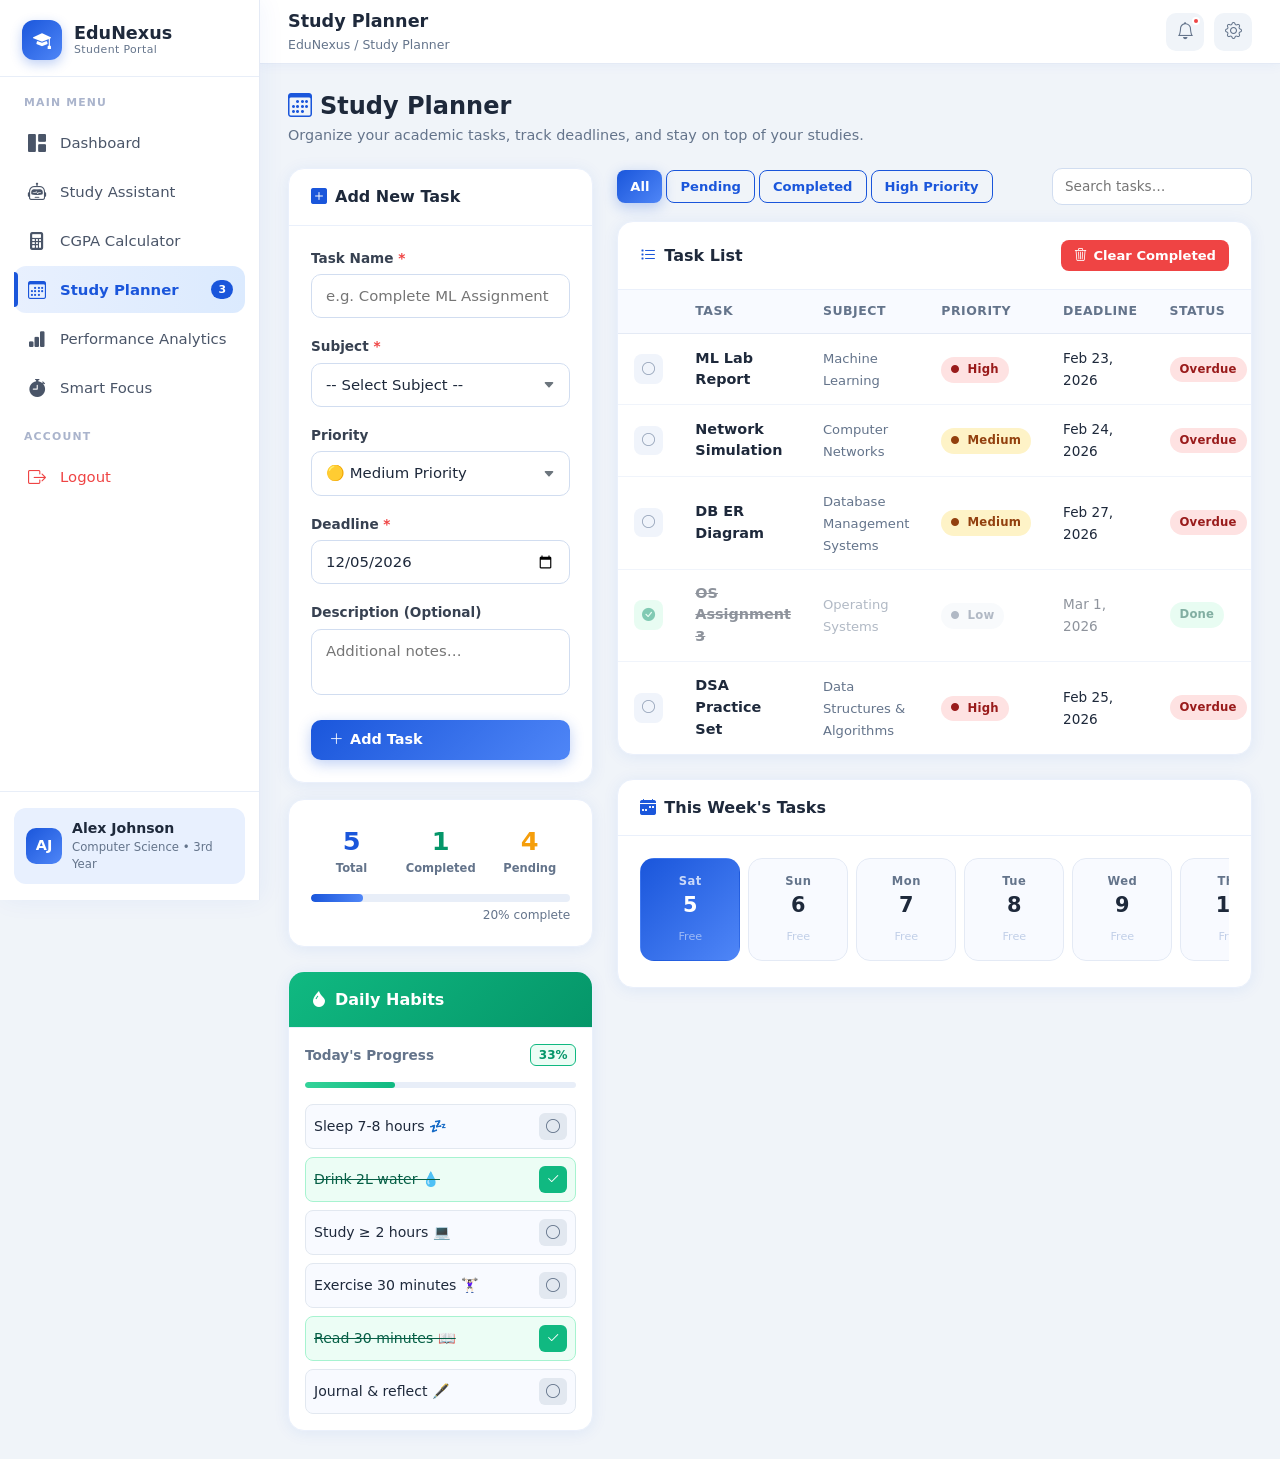
<file: unified_project/planner.html>
<!DOCTYPE html>
<html lang="en">

<head>
  <meta charset="UTF-8" />
  <meta name="viewport" content="width=device-width, initial-scale=1.0" />
  <title>Study Planner – EduNexus</title>
  <link rel="icon"
    href="data:image/svg+xml,<svg xmlns='http://www.w3.org/2000/svg' viewBox='0 0 100 100'><text y='.9em' font-size='90'>🎓</text></svg>" />
  <link rel="stylesheet" href="https://cdn.jsdelivr.net/npm/bootstrap@5.3.2/dist/css/bootstrap.min.css" />
  <link rel="stylesheet" href="https://cdn.jsdelivr.net/npm/bootstrap-icons@1.11.3/font/bootstrap-icons.css" />
  <link rel="stylesheet" href="style.css" />
</head>

<body>
  <div class="sidebar-overlay" id="sidebarOverlay"></div>
  <div class="app-wrapper">
    <aside class="sidebar" id="sidebar"></aside>
    <div class="main-content">
      <header class="topbar" id="topbar"></header>

      <main class="page-content">
        <div class="section-header">
          <h2><i class="bi bi-calendar3 me-2 text-primary-en"></i>Study Planner</h2>
          <p>Organize your academic tasks, track deadlines, and stay on top of your studies.</p>
        </div>

        <div class="row g-4">
          <!-- Add Task Form -->
          <div class="col-12 col-lg-4">
            <div class="en-card" style="position:sticky;top:80px;">
              <div class="en-card-header">
                <h5><i class="bi bi-plus-square-fill me-2 text-primary-en"></i>Add New Task</h5>
              </div>
              <div class="en-card-body">
                <form id="taskForm" novalidate>
                  <div class="en-form-group">
                    <label class="en-label">Task Name <span style="color:#ef4444;">*</span></label>
                    <input type="text" class="en-input" id="taskName" placeholder="e.g. Complete ML Assignment"
                      required />
                  </div>

                  <div class="en-form-group">
                    <label class="en-label">Subject <span style="color:#ef4444;">*</span></label>
                    <select class="en-input en-select" id="taskSubject" required>
                      <option value="">-- Select Subject --</option>
                      <option>Data Structures & Algorithms</option>
                      <option>Database Management Systems</option>
                      <option>Computer Networks</option>
                      <option>Operating Systems</option>
                      <option>Software Engineering</option>
                      <option>Machine Learning</option>
                      <option>Other</option>
                    </select>
                  </div>

                  <div class="en-form-group">
                    <label class="en-label">Priority</label>
                    <select class="en-input en-select" id="taskPriority">
                      <option value="high">🔴 High Priority</option>
                      <option value="medium" selected>🟡 Medium Priority</option>
                      <option value="low">🟢 Low Priority</option>
                    </select>
                  </div>

                  <div class="en-form-group">
                    <label class="en-label">Deadline <span style="color:#ef4444;">*</span></label>
                    <input type="date" class="en-input" id="taskDeadline" required />
                  </div>

                  <div class="en-form-group">
                    <label class="en-label">Description (Optional)</label>
                    <textarea class="en-input" id="taskDesc" rows="2" placeholder="Additional notes…"
                      style="resize:none;"></textarea>
                  </div>

                  <button type="submit" class="btn-en btn-en-primary" style="width:100%;">
                    <i class="bi bi-plus-lg"></i> Add Task
                  </button>
                </form>
              </div>
            </div>

            <!-- Summary Stats -->
            <div class="en-card mt-3">
              <div class="en-card-body">
                <div class="row g-2 text-center">
                  <div class="col-4">
                    <div style="font-size:1.6rem;font-weight:900;color:var(--primary);" id="countTotal">0</div>
                    <div style="font-size:.72rem;color:var(--text-muted);font-weight:600;">Total</div>
                  </div>
                  <div class="col-4">
                    <div style="font-size:1.6rem;font-weight:900;color:#059669;" id="countDone">0</div>
                    <div style="font-size:.72rem;color:var(--text-muted);font-weight:600;">Completed</div>
                  </div>
                  <div class="col-4">
                    <div style="font-size:1.6rem;font-weight:900;color:#f59e0b;" id="countPending">0</div>
                    <div style="font-size:.72rem;color:var(--text-muted);font-weight:600;">Pending</div>
                  </div>
                </div>
                <div class="en-progress mt-3">
                  <div class="en-progress-bar" id="progressBar" style="width:0%;"></div>
                </div>
                <div style="font-size:.76rem;color:var(--text-muted);text-align:right;margin-top:4px;"
                  id="progressLabel">0% complete</div>
              </div>
            </div>
            <!-- Daily Habits Tracker -->
            <div class="en-card mt-4">
              <div class="en-card-header" style="background: linear-gradient(135deg, #10b981, #059669); color: white;">
                <h5 class="text-white mb-0"><i class="bi bi-droplet-fill me-2"></i>Daily Habits</h5>
              </div>
              <div class="en-card-body p-3">
                <div class="d-flex justify-content-between align-items-center mb-3">
                  <span style="font-size: 0.85rem; font-weight: 600; color: var(--text-muted);">Today's Progress</span>
                  <span class="badge" style="background: #ecfdf5; color: #059669; border: 1px solid #10b981;"
                    id="habitScoreBadge">0%</span>
                </div>
                <div class="en-progress mb-3" style="height: 6px;">
                  <div class="en-progress-bar" id="habitProgressBar"
                    style="width: 0%; background: linear-gradient(90deg, #34d399, #10b981);"></div>
                </div>

                <div class="d-flex flex-column gap-2" id="habitList">
                  <!-- Habits injected by JS -->
                </div>
              </div>
            </div>
          </div>

          <!-- Task List -->
          <div class="col-12 col-lg-8">
            <!-- Filter Bar -->
            <div class="d-flex align-items-center gap-2 flex-wrap mb-3">
              <div class="d-flex gap-1 flex-wrap" id="filterBtns">
                <button class="btn-en btn-en-primary btn-en-sm filter-btn active" data-filter="all">All</button>
                <button class="btn-en btn-en-outline btn-en-sm filter-btn" data-filter="pending">Pending</button>
                <button class="btn-en btn-en-outline btn-en-sm filter-btn" data-filter="completed">Completed</button>
                <button class="btn-en btn-en-outline btn-en-sm filter-btn" data-filter="high">High Priority</button>
              </div>
              <div class="ms-auto">
                <input type="text" class="en-input" id="searchTask" placeholder="Search tasks…"
                  style="width:200px;padding:7px 12px;font-size:.85rem;" />
              </div>
            </div>

            <!-- Tasks Table -->
            <div class="en-card">
              <div class="en-card-header">
                <h5><i class="bi bi-list-task me-2 text-primary-en"></i>Task List</h5>
                <button class="btn-en btn-en-danger btn-en-sm" id="clearCompletedBtn">
                  <i class="bi bi-trash3"></i> Clear Completed
                </button>
              </div>
              <div class="en-card-body p-0">
                <div class="table-responsive">
                  <table class="en-table" id="taskTable">
                    <thead>
                      <tr>
                        <th style="width:44px;"></th>
                        <th>Task</th>
                        <th>Subject</th>
                        <th>Priority</th>
                        <th>Deadline</th>
                        <th>Status</th>
                        <th>Actions</th>
                      </tr>
                    </thead>
                    <tbody id="taskBody"></tbody>
                  </table>
                </div>
                <div id="emptyTask" class="empty-state">
                  <i class="bi bi-clipboard2-x d-block"></i>
                  <p>No tasks yet. Add your first task using the form!</p>
                </div>
              </div>
            </div>

            <!-- Calendar-style week view -->
            <div class="en-card mt-4">
              <div class="en-card-header">
                <h5><i class="bi bi-calendar-week-fill me-2 text-primary-en"></i>This Week's Tasks</h5>
              </div>
              <div class="en-card-body">
                <div class="d-flex gap-2 overflow-auto pb-1" id="weekView"></div>
              </div>
            </div>
          </div>
        </div>
      </main>
    </div>
  </div>

  <script src="shared.js"></script>
  <script>
    initLayout('planner', 'Study Planner', 'EduNexus / Study Planner');

    // Set default deadline to today
    const today = new Date();
    document.getElementById('taskDeadline').value = today.toISOString().split('T')[0];
    document.getElementById('taskDeadline').min = today.toISOString().split('T')[0];

    let tasks = [
      { id: 1, name: 'ML Lab Report', subject: 'Machine Learning', priority: 'high', deadline: '2026-02-23', desc: '', completed: false },
      { id: 2, name: 'Network Simulation', subject: 'Computer Networks', priority: 'medium', deadline: '2026-02-24', desc: '', completed: false },
      { id: 3, name: 'DB ER Diagram', subject: 'Database Management Systems', priority: 'medium', deadline: '2026-02-27', desc: '', completed: false },
      { id: 4, name: 'OS Assignment 3', subject: 'Operating Systems', priority: 'low', deadline: '2026-03-01', desc: '', completed: true },
      { id: 5, name: 'DSA Practice Set', subject: 'Data Structures & Algorithms', priority: 'high', deadline: '2026-02-25', desc: '', completed: false },
    ];
    let nextId = 6;
    let currentFilter = 'all';

    const PRIORITY_BADGE = {
      high: '<span class="badge-en badge-danger"><i class="bi bi-circle-fill me-1" style="font-size:.5rem;"></i>High</span>',
      medium: '<span class="badge-en badge-warning"><i class="bi bi-circle-fill me-1" style="font-size:.5rem;"></i>Medium</span>',
      low: '<span class="badge-en badge-muted"><i class="bi bi-circle-fill me-1" style="font-size:.5rem;"></i>Low</span>',
    };

    function getDeadlineBadge(dl, completed) {
      if (completed) return '<span class="badge-en badge-success">Done</span>';
      const d = new Date(dl), t = new Date(today.toDateString());
      const diff = Math.ceil((d - t) / 86400000);
      if (diff < 0) return '<span class="badge-en badge-danger">Overdue</span>';
      if (diff === 0) return '<span class="badge-en badge-danger">Today</span>';
      if (diff === 1) return '<span class="badge-en badge-warning">Tomorrow</span>';
      return `<span class="badge-en badge-primary">In ${diff} days</span>`;
    }

    function formatDate(d) {
      const dt = new Date(d + 'T12:00:00');
      return dt.toLocaleDateString('en-US', { month: 'short', day: 'numeric', year: 'numeric' });
    }

    function renderTasks() {
      const search = document.getElementById('searchTask').value.toLowerCase();
      let filtered = tasks.filter(t => {
        if (currentFilter === 'pending') return !t.completed;
        if (currentFilter === 'completed') return t.completed;
        if (currentFilter === 'high') return t.priority === 'high' && !t.completed;
        return true;
      }).filter(t => t.name.toLowerCase().includes(search) || t.subject.toLowerCase().includes(search));

      const body = document.getElementById('taskBody');
      const empty = document.getElementById('emptyTask');

      if (filtered.length === 0) {
        body.innerHTML = '';
        empty.style.display = 'block';
      } else {
        empty.style.display = 'none';
        body.innerHTML = filtered.map(t => `
        <tr class="${t.completed ? 'opacity-50' : ''}">
          <td>
            <button class="btn-en btn-en-sm" style="background:${t.completed ? '#d1fae5' : '#f0f4fb'};color:${t.completed ? '#059669' : '#94a3b8'};padding:5px 8px;border-radius:8px;"
                    onclick="toggleTask(${t.id})" title="${t.completed ? 'Mark pending' : 'Mark complete'}">
              <i class="bi bi-${t.completed ? 'check-circle-fill' : 'circle'}"></i>
            </button>
          </td>
          <td>
            <div style="font-weight:600;font-size:.9rem;${t.completed ? 'text-decoration:line-through;' : ''}">${t.name}</div>
            ${t.desc ? `<div style="font-size:.76rem;color:var(--text-muted);">${t.desc}</div>` : ''}
          </td>
          <td><span style="font-size:.82rem;color:var(--text-muted);">${t.subject}</span></td>
          <td>${PRIORITY_BADGE[t.priority]}</td>
          <td><span style="font-size:.85rem;">${formatDate(t.deadline)}</span></td>
          <td>${getDeadlineBadge(t.deadline, t.completed)}</td>
          <td>
            <button class="btn-en btn-en-danger btn-en-sm" onclick="deleteTask(${t.id})" title="Delete">
              <i class="bi bi-trash3"></i>
            </button>
          </td>
        </tr>
      `).join('');
      }

      // Update stats
      const total = tasks.length;
      const done = tasks.filter(t => t.completed).length;
      const pct = total > 0 ? Math.round((done / total) * 100) : 0;
      document.getElementById('countTotal').textContent = total;
      document.getElementById('countDone').textContent = done;
      document.getElementById('countPending').textContent = total - done;
      document.getElementById('progressBar').style.width = pct + '%';
      document.getElementById('progressLabel').textContent = pct + '% complete';

      renderWeekView();
    }

    // --- Habit Tracker Logic ---
    const habits = [
      { id: 'h1', text: 'Sleep 7-8 hours 💤', done: false },
      { id: 'h2', text: 'Drink 2L water 💧', done: true },
      { id: 'h3', text: 'Study ≥ 2 hours 💻', done: false },
      { id: 'h4', text: 'Exercise 30 minutes 🏋🏻‍♀️', done: false },
      { id: 'h5', text: 'Read 30 minutes 📖', done: true },
      { id: 'h6', text: 'Journal & reflect 🖋️', done: false }
    ];

    function renderHabits() {
      const container = document.getElementById('habitList');
      const doneCount = habits.filter(h => h.done).length;
      const pct = Math.round((doneCount / habits.length) * 100);

      document.getElementById('habitScoreBadge').textContent = pct + '%';
      document.getElementById('habitProgressBar').style.width = pct + '%';

      // Notion rule: "To Consider it as a Day you should at least do more than 75% of the habits"
      if (pct >= 75) {
        document.getElementById('habitScoreBadge').innerHTML = '<i class="bi bi-star-fill text-warning me-1"></i> ' + pct + '% - Day Won!';
      }

      container.innerHTML = habits.map(h => `
      <div class="d-flex align-items-center justify-content-between p-2 rounded-3" style="background: ${h.done ? '#ecfdf5' : '#f8faff'}; border: 1px solid ${h.done ? '#a7f3d0' : '#e2e8f0'}; transition: 0.2s;">
        <span style="font-size: 0.88rem; font-weight: 500; color: ${h.done ? '#065f46' : 'var(--dark)'}; text-decoration: ${h.done ? 'line-through' : 'none'}">${h.text}</span>
        <button class="btn btn-sm" onclick="toggleHabit('${h.id}')" style="background: ${h.done ? '#10b981' : '#e2e8f0'}; color: ${h.done ? 'white' : '#64748b'}; padding: 2px 6px; border-radius: 6px;">
          <i class="bi bi-${h.done ? 'check2' : 'circle'}"></i>
        </button>
      </div>
    `).join('');
    }

    function toggleHabit(id) {
      const h = habits.find(x => x.id === id);
      if (h) {
        h.done = !h.done;
        renderHabits();
      }
    }

    renderHabits();

    function toggleTask(id) {
      const t = tasks.find(x => x.id === id);
      if (t) {
        t.completed = !t.completed;
        showToast(t.completed ? 'Task marked complete!' : 'Task marked pending.', t.completed ? 'success' : 'warning');
        renderTasks();
      }
    }

    function deleteTask(id) {
      tasks = tasks.filter(x => x.id !== id);
      showToast('Task deleted.', 'danger');
      renderTasks();
    }

    document.getElementById('taskForm').addEventListener('submit', (e) => {
      e.preventDefault();
      const name = document.getElementById('taskName').value.trim();
      const subject = document.getElementById('taskSubject').value;
      const priority = document.getElementById('taskPriority').value;
      const deadline = document.getElementById('taskDeadline').value;
      const desc = document.getElementById('taskDesc').value.trim();
      if (!name || !subject || !deadline) { showToast('Please fill required fields.', 'danger'); return; }
      tasks.unshift({ id: nextId++, name, subject, priority, deadline, desc, completed: false });
      e.target.reset();
      document.getElementById('taskDeadline').value = today.toISOString().split('T')[0];
      showToast('Task added successfully!');
      renderTasks();
    });

    document.getElementById('clearCompletedBtn').addEventListener('click', () => {
      const before = tasks.length;
      tasks = tasks.filter(t => !t.completed);
      showToast(`${before - tasks.length} completed tasks removed.`, 'warning');
      renderTasks();
    });

    // Filter buttons
    document.querySelectorAll('.filter-btn').forEach(btn => {
      btn.addEventListener('click', function () {
        document.querySelectorAll('.filter-btn').forEach(b => {
          b.classList.remove('btn-en-primary'); b.classList.add('btn-en-outline');
        });
        this.classList.add('btn-en-primary'); this.classList.remove('btn-en-outline');
        currentFilter = this.dataset.filter;
        renderTasks();
      });
    });

    document.getElementById('searchTask').addEventListener('input', renderTasks);

    function renderWeekView() {
      const days = ['Sun', 'Mon', 'Tue', 'Wed', 'Thu', 'Fri', 'Sat'];
      const weekDays = Array.from({ length: 7 }, (_, i) => {
        const d = new Date(today);
        d.setDate(today.getDate() + i);
        return d;
      });
      document.getElementById('weekView').innerHTML = weekDays.map(d => {
        const ds = d.toISOString().split('T')[0];
        const dayTasks = tasks.filter(t => t.deadline === ds && !t.completed);
        const isToday = ds === today.toISOString().split('T')[0];
        return `
        <div style="min-width:100px;flex-shrink:0;background:${isToday ? 'linear-gradient(135deg,#1a56db,#4f86f7)' : '#f8faff'};
             border-radius:14px;padding:14px 12px;border:1.5px solid ${isToday ? 'transparent' : '#e4eaf5'};
             text-align:center;">
          <div style="font-size:.72rem;font-weight:700;color:${isToday ? 'rgba(255,255,255,.75)' : 'var(--text-muted)'};letter-spacing:.5px;">${days[d.getDay()]}</div>
          <div style="font-size:1.3rem;font-weight:900;color:${isToday ? '#fff' : 'var(--dark)'};">${d.getDate()}</div>
          ${dayTasks.length > 0
            ? `<div style="margin-top:6px;"><span class="badge-en" style="background:${isToday ? 'rgba(255,255,255,.25)' : '#dbeafe'};color:${isToday ? '#fff' : '#1e40af'};font-size:.7rem;">${dayTasks.length} task${dayTasks.length > 1 ? 's' : ''}</span></div>`
            : `<div style="font-size:.7rem;color:${isToday ? 'rgba(255,255,255,.5)' : '#c1cfe8'};margin-top:8px;">Free</div>`}
        </div>
      `;
      }).join('');
    }

    renderTasks();
  </script>
</body>

</html>
</file>
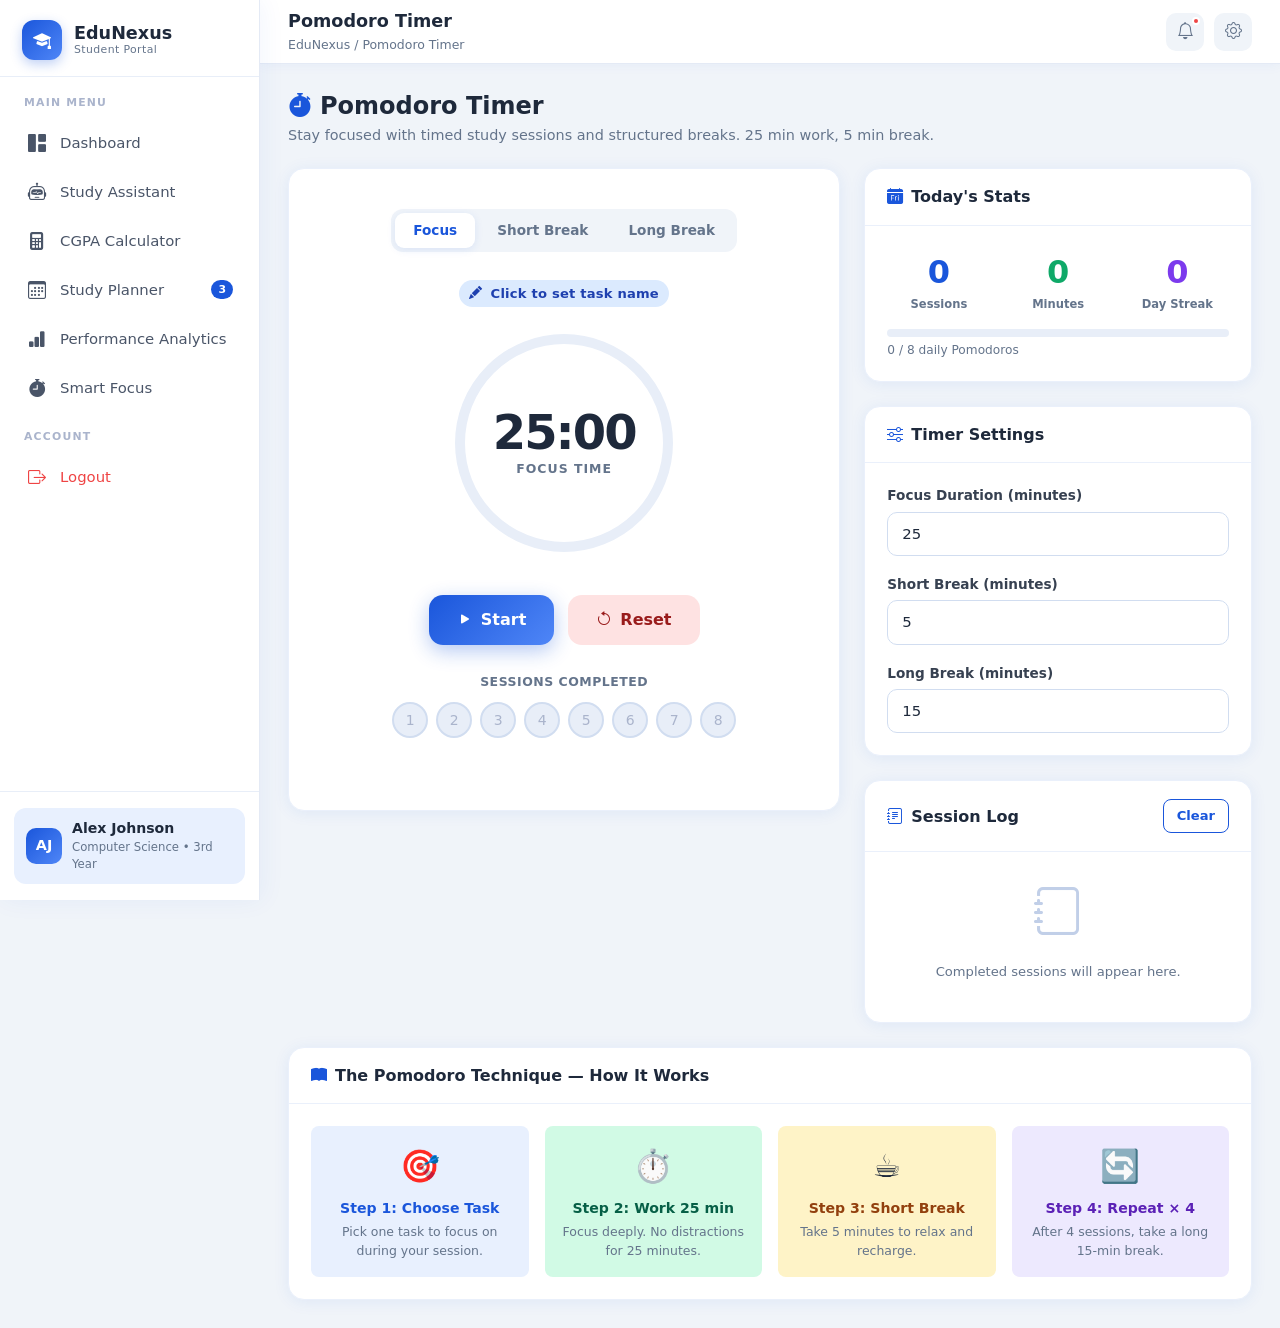
<file: unified_project/pomodoro.html>
<!DOCTYPE html>
<html lang="en">
<head>
  <meta charset="UTF-8" />
  <meta name="viewport" content="width=device-width, initial-scale=1.0" />
  <title>Pomodoro Timer – EduNexus</title>
  <link rel="icon" href="data:image/svg+xml,<svg xmlns='http://www.w3.org/2000/svg' viewBox='0 0 100 100'><text y='.9em' font-size='90'>🎓</text></svg>" />
  <link rel="stylesheet" href="https://cdn.jsdelivr.net/npm/bootstrap@5.3.2/dist/css/bootstrap.min.css" />
  <link rel="stylesheet" href="https://cdn.jsdelivr.net/npm/bootstrap-icons@1.11.3/font/bootstrap-icons.css" />
  <link rel="stylesheet" href="style.css" />
</head>
<body>
<div class="sidebar-overlay" id="sidebarOverlay"></div>
<div class="app-wrapper">
  <aside class="sidebar" id="sidebar"></aside>
  <div class="main-content">
    <header class="topbar" id="topbar"></header>

    <main class="page-content">
      <div class="section-header">
        <h2><i class="bi bi-stopwatch-fill me-2 text-primary-en"></i>Pomodoro Timer</h2>
        <p>Stay focused with timed study sessions and structured breaks. 25 min work, 5 min break.</p>
      </div>

      <div class="row g-4">
        <!-- Main Timer -->
        <div class="col-12 col-lg-7">
          <div class="en-card">
            <div class="en-card-body p-0">
              <div class="pomodoro-wrap">
                <!-- Mode Tabs -->
                <div class="mode-tabs">
                  <button class="mode-tab active" id="tabFocus"  onclick="switchMode('focus')">Focus</button>
                  <button class="mode-tab"         id="tabShort" onclick="switchMode('short')">Short Break</button>
                  <button class="mode-tab"         id="tabLong"  onclick="switchMode('long')">Long Break</button>
                </div>

                <!-- Current task label -->
                <div class="mb-3 text-center">
                  <span id="currentTaskBadge" class="badge-en badge-primary" style="font-size:.82rem;cursor:pointer;" onclick="editTask()">
                    <i class="bi bi-pencil-fill me-1"></i><span id="currentTaskName">Click to set task name</span>
                  </span>
                </div>

                <!-- Ring Timer -->
                <div class="timer-ring-container">
                  <svg class="timer-ring-svg" viewBox="0 0 240 240">
                    <defs>
                      <linearGradient id="timerGrad" x1="0%" y1="0%" x2="100%" y2="0%">
                        <stop offset="0%"   stop-color="#1a56db"/>
                        <stop offset="100%" stop-color="#4f86f7"/>
                      </linearGradient>
                      <linearGradient id="breakGrad" x1="0%" y1="0%" x2="100%" y2="0%">
                        <stop offset="0%"   stop-color="#0fa968"/>
                        <stop offset="100%" stop-color="#34d399"/>
                      </linearGradient>
                    </defs>
                    <circle class="timer-ring-bg" cx="120" cy="120" r="104"/>
                    <circle class="timer-ring-progress" id="timerRing"
                            cx="120" cy="120" r="104"
                            stroke-dasharray="653.45"
                            stroke-dashoffset="0"/>
                  </svg>
                  <div class="timer-display">
                    <div class="timer-time" id="timerDisplay">25:00</div>
                    <div class="timer-label" id="timerModeLabel">FOCUS TIME</div>
                  </div>
                </div>

                <!-- Controls -->
                <div class="timer-controls">
                  <button class="timer-btn timer-btn-start" id="startBtn" onclick="startTimer()">
                    <i class="bi bi-play-fill" id="startIcon"></i>
                    <span id="startBtnText">Start</span>
                  </button>
                  <button class="timer-btn timer-btn-pause" id="pauseBtn" onclick="pauseTimer()" style="display:none;">
                    <i class="bi bi-pause-fill"></i> Pause
                  </button>
                  <button class="timer-btn timer-btn-reset" onclick="resetTimer()">
                    <i class="bi bi-arrow-counterclockwise"></i> Reset
                  </button>
                </div>

                <!-- Session dots -->
                <div style="font-size:.78rem;font-weight:700;color:var(--text-muted);letter-spacing:.5px;margin-bottom:10px;text-transform:uppercase;">
                  Sessions Completed
                </div>
                <div class="sessions-grid" id="sessionDots"></div>

                <!-- Motivational quote -->
                <div id="quoteBox" class="text-center mt-2 px-4" style="font-size:.85rem;color:var(--text-muted);font-style:italic;max-width:320px;"></div>
              </div>
            </div>
          </div>
        </div>

        <!-- Right Panel -->
        <div class="col-12 col-lg-5">
          <!-- Today's Stats -->
          <div class="en-card mb-4">
            <div class="en-card-header">
              <h5><i class="bi bi-calendar-day-fill me-2 text-primary-en"></i>Today's Stats</h5>
            </div>
            <div class="en-card-body">
              <div class="row g-3 text-center">
                <div class="col-4">
                  <div style="font-size:2rem;font-weight:900;color:var(--primary);" id="statSessions">0</div>
                  <div style="font-size:.72rem;color:var(--text-muted);font-weight:600;">Sessions</div>
                </div>
                <div class="col-4">
                  <div style="font-size:2rem;font-weight:900;color:#0fa968;" id="statMinutes">0</div>
                  <div style="font-size:.72rem;color:var(--text-muted);font-weight:600;">Minutes</div>
                </div>
                <div class="col-4">
                  <div style="font-size:2rem;font-weight:900;color:#7c3aed;" id="statStreak">0</div>
                  <div style="font-size:.72rem;color:var(--text-muted);font-weight:600;">Day Streak</div>
                </div>
              </div>
              <div class="en-progress mt-3">
                <div class="en-progress-bar" id="dailyGoalBar" style="width:0%;"></div>
              </div>
              <div style="font-size:.76rem;color:var(--text-muted);margin-top:4px;" id="dailyGoalLabel">
                0 / 8 daily Pomodoros
              </div>
            </div>
          </div>

          <!-- Settings -->
          <div class="en-card mb-4">
            <div class="en-card-header">
              <h5><i class="bi bi-sliders me-2 text-primary-en"></i>Timer Settings</h5>
            </div>
            <div class="en-card-body">
              <div class="en-form-group">
                <label class="en-label">Focus Duration (minutes)</label>
                <input type="number" class="en-input" id="focusDur" value="25" min="1" max="60"
                       onchange="updateSettings()" />
              </div>
              <div class="en-form-group">
                <label class="en-label">Short Break (minutes)</label>
                <input type="number" class="en-input" id="shortDur" value="5" min="1" max="30"
                       onchange="updateSettings()" />
              </div>
              <div class="en-form-group mb-0">
                <label class="en-label">Long Break (minutes)</label>
                <input type="number" class="en-input" id="longDur" value="15" min="5" max="60"
                       onchange="updateSettings()" />
              </div>
            </div>
          </div>

          <!-- Session Log -->
          <div class="en-card">
            <div class="en-card-header">
              <h5><i class="bi bi-journal-text me-2 text-primary-en"></i>Session Log</h5>
              <button class="btn-en btn-en-outline btn-en-sm" onclick="clearLog()">Clear</button>
            </div>
            <div class="en-card-body p-0" id="sessionLog">
              <div class="empty-state py-4">
                <i class="bi bi-journal d-block"></i>
                <p style="font-size:.82rem;">Completed sessions will appear here.</p>
              </div>
            </div>
          </div>
        </div>
      </div>

      <!-- Technique Guide -->
      <div class="row g-4 mt-0">
        <div class="col-12">
          <div class="en-card">
            <div class="en-card-header">
              <h5><i class="bi bi-book-fill me-2 text-primary-en"></i>The Pomodoro Technique — How It Works</h5>
            </div>
            <div class="en-card-body">
              <div class="row g-3">
                <div class="col-6 col-md-3">
                  <div class="text-center p-3 rounded-3" style="background:#e8f0fe;">
                    <div style="font-size:2rem;margin-bottom:8px;">🎯</div>
                    <div style="font-weight:700;font-size:.88rem;color:#1a56db;margin-bottom:4px;">Step 1: Choose Task</div>
                    <div style="font-size:.78rem;color:var(--text-muted);">Pick one task to focus on during your session.</div>
                  </div>
                </div>
                <div class="col-6 col-md-3">
                  <div class="text-center p-3 rounded-3" style="background:#d1fae5;">
                    <div style="font-size:2rem;margin-bottom:8px;">⏱️</div>
                    <div style="font-weight:700;font-size:.88rem;color:#065f46;margin-bottom:4px;">Step 2: Work 25 min</div>
                    <div style="font-size:.78rem;color:var(--text-muted);">Focus deeply. No distractions for 25 minutes.</div>
                  </div>
                </div>
                <div class="col-6 col-md-3">
                  <div class="text-center p-3 rounded-3" style="background:#fef3c7;">
                    <div style="font-size:2rem;margin-bottom:8px;">☕</div>
                    <div style="font-weight:700;font-size:.88rem;color:#92400e;margin-bottom:4px;">Step 3: Short Break</div>
                    <div style="font-size:.78rem;color:var(--text-muted);">Take 5 minutes to relax and recharge.</div>
                  </div>
                </div>
                <div class="col-6 col-md-3">
                  <div class="text-center p-3 rounded-3" style="background:#ede9fe;">
                    <div style="font-size:2rem;margin-bottom:8px;">🔄</div>
                    <div style="font-weight:700;font-size:.88rem;color:#5b21b6;margin-bottom:4px;">Step 4: Repeat × 4</div>
                    <div style="font-size:.78rem;color:var(--text-muted);">After 4 sessions, take a long 15-min break.</div>
                  </div>
                </div>
              </div>
            </div>
          </div>
        </div>
      </div>
    </main>
  </div>
</div>

<script src="shared.js"></script>
<script>
  initLayout('pomodoro', 'Pomodoro Timer', 'EduNexus / Pomodoro Timer');

  const QUOTES = [
    "The secret of getting ahead is getting started. – Mark Twain",
    "Focus is the art of knowing what to ignore.",
    "Deep work is the superpower of the 21st century.",
    "One session at a time. Consistency beats intensity.",
    "Progress, not perfection. Keep going!",
    "Your future self will thank you for studying today.",
    "Excellence is not a destination but a continuous journey.",
  ];

  let MODES = { focus: 25, short: 5, long: 15 };
  let currentMode  = 'focus';
  let timeLeft     = MODES.focus * 60;
  let totalTime    = MODES.focus * 60;
  let timerRunning = false;
  let intervalId   = null;
  let completedSessions = 0;
  let totalMinutes = 0;
  let sessionLog   = [];
  let currentTask  = 'Click to set task name';

  const CIRCUMFERENCE = 2 * Math.PI * 104; // 653.45

  function updateRing(seconds, total) {
    const progress = 1 - (seconds / total);
    const offset = CIRCUMFERENCE * (1 - progress);
    document.getElementById('timerRing').style.strokeDashoffset = offset;
    document.getElementById('timerRing').setAttribute('stroke', `url(#${currentMode==='focus'?'timerGrad':'breakGrad'})`);
  }

  function formatTime(s) {
    const m = Math.floor(s / 60);
    const sec = s % 60;
    return `${String(m).padStart(2,'0')}:${String(sec).padStart(2,'0')}`;
  }

  function renderDisplay() {
    document.getElementById('timerDisplay').textContent = formatTime(timeLeft);
    document.title = `${formatTime(timeLeft)} – EduNexus`;
    updateRing(timeLeft, totalTime);
  }

  function startTimer() {
    if (timerRunning) return;
    timerRunning = true;
    document.getElementById('startBtn').style.display  = 'none';
    document.getElementById('pauseBtn').style.display  = 'flex';
    document.getElementById('quoteBox').textContent    = QUOTES[Math.floor(Math.random()*QUOTES.length)];

    intervalId = setInterval(() => {
      if (timeLeft <= 0) {
        clearInterval(intervalId);
        timerRunning = false;
        onSessionComplete();
        return;
      }
      timeLeft--;
      renderDisplay();
    }, 1000);
  }

  function pauseTimer() {
    clearInterval(intervalId);
    timerRunning = false;
    document.getElementById('startBtn').style.display  = 'flex';
    document.getElementById('startBtnText').textContent= 'Resume';
    document.getElementById('pauseBtn').style.display  = 'none';
  }

  function resetTimer() {
    clearInterval(intervalId);
    timerRunning = false;
    timeLeft = totalTime = MODES[currentMode] * 60;
    document.getElementById('startBtn').style.display   = 'flex';
    document.getElementById('startBtnText').textContent  = 'Start';
    document.getElementById('pauseBtn').style.display   = 'none';
    document.getElementById('quoteBox').textContent     = '';
    document.title = 'Pomodoro Timer – EduNexus';
    renderDisplay();
  }

  function onSessionComplete() {
    document.getElementById('startBtn').style.display   = 'flex';
    document.getElementById('startBtnText').textContent  = 'Start';
    document.getElementById('pauseBtn').style.display   = 'none';

    if (currentMode === 'focus') {
      completedSessions++;
      const dur = MODES.focus;
      totalMinutes += dur;
      const now = new Date();
      const timeStr = now.toLocaleTimeString('en-US',{ hour:'2-digit', minute:'2-digit' });
      sessionLog.unshift({ task: currentTask, duration: dur, time: timeStr, mode: 'Focus' });
      updateStats();
      renderSessionLog();
      showToast(`🎉 Session complete! Take a ${completedSessions%4===0?'long':'short'} break.`);
      // Auto suggest break
      setTimeout(() => {
        if (completedSessions % 4 === 0) switchMode('long');
        else switchMode('short');
      }, 800);
    } else {
      showToast('Break over! Ready to focus again?');
      setTimeout(() => switchMode('focus'), 800);
    }
    renderDots();
  }

  function switchMode(mode) {
    clearInterval(intervalId);
    timerRunning = false;
    currentMode  = mode;
    timeLeft = totalTime = MODES[mode] * 60;
    document.getElementById('startBtn').style.display   = 'flex';
    document.getElementById('startBtnText').textContent  = 'Start';
    document.getElementById('pauseBtn').style.display   = 'none';

    const labels = { focus:'FOCUS TIME', short:'SHORT BREAK', long:'LONG BREAK' };
    document.getElementById('timerModeLabel').textContent = labels[mode];

    ['tabFocus','tabShort','tabLong'].forEach(id => document.getElementById(id).classList.remove('active'));
    document.getElementById(mode==='focus'?'tabFocus':mode==='short'?'tabShort':'tabLong').classList.add('active');

    renderDisplay();
  }

  function updateSettings() {
    MODES.focus = parseInt(document.getElementById('focusDur').value) || 25;
    MODES.short = parseInt(document.getElementById('shortDur').value) || 5;
    MODES.long  = parseInt(document.getElementById('longDur').value)  || 15;
    if (!timerRunning) {
      timeLeft = totalTime = MODES[currentMode] * 60;
      renderDisplay();
    }
    showToast('Settings updated!');
  }

  function updateStats() {
    document.getElementById('statSessions').textContent = completedSessions;
    document.getElementById('statMinutes').textContent  = totalMinutes;
    document.getElementById('statStreak').textContent   = completedSessions > 0 ? 3 : 0; // demo
    const pct = Math.min(100, Math.round((completedSessions / 8) * 100));
    document.getElementById('dailyGoalBar').style.width   = pct + '%';
    document.getElementById('dailyGoalLabel').textContent = `${completedSessions} / 8 daily Pomodoros`;
  }

  function renderDots() {
    const total = 8;
    document.getElementById('sessionDots').innerHTML = Array.from({length:total}, (_,i) => `
      <div class="session-dot ${i < completedSessions ? 'done' : ''}">
        ${i < completedSessions ? '<i class="bi bi-check-lg"></i>' : (i+1)}
      </div>
    `).join('');
  }

  function renderSessionLog() {
    if (sessionLog.length === 0) {
      document.getElementById('sessionLog').innerHTML = `
        <div class="empty-state py-4">
          <i class="bi bi-journal d-block"></i>
          <p style="font-size:.82rem;">Completed sessions will appear here.</p>
        </div>`;
      return;
    }
    document.getElementById('sessionLog').innerHTML = sessionLog.slice(0,8).map((s,i) => `
      <div class="d-flex align-items-center gap-3 px-4 py-3 ${i < sessionLog.length-1 ? 'border-bottom' : ''}">
        <div class="activity-icon" style="background:#e8f0fe;color:#1a56db;width:36px;height:36px;border-radius:10px;flex-shrink:0;display:flex;align-items:center;justify-content:center;">
          <i class="bi bi-stopwatch-fill"></i>
        </div>
        <div style="flex:1;min-width:0;">
          <div style="font-weight:600;font-size:.85rem;white-space:nowrap;overflow:hidden;text-overflow:ellipsis;">${s.task}</div>
          <div style="font-size:.74rem;color:var(--text-muted);">${s.duration} min • ${s.time}</div>
        </div>
        <span class="badge-en badge-primary" style="flex-shrink:0;">#${sessionLog.length - i}</span>
      </div>
    `).join('');
  }

  function clearLog() {
    sessionLog = [];
    renderSessionLog();
    showToast('Session log cleared.', 'warning');
  }

  function editTask() {
    const n = prompt('Enter the task name for this Pomodoro session:', currentTask === 'Click to set task name' ? '' : currentTask);
    if (n !== null && n.trim()) {
      currentTask = n.trim();
      document.getElementById('currentTaskName').textContent = currentTask;
    }
  }

  // Init
  renderDisplay();
  renderDots();
  updateStats();
</script>
</body>
</html>
</file>
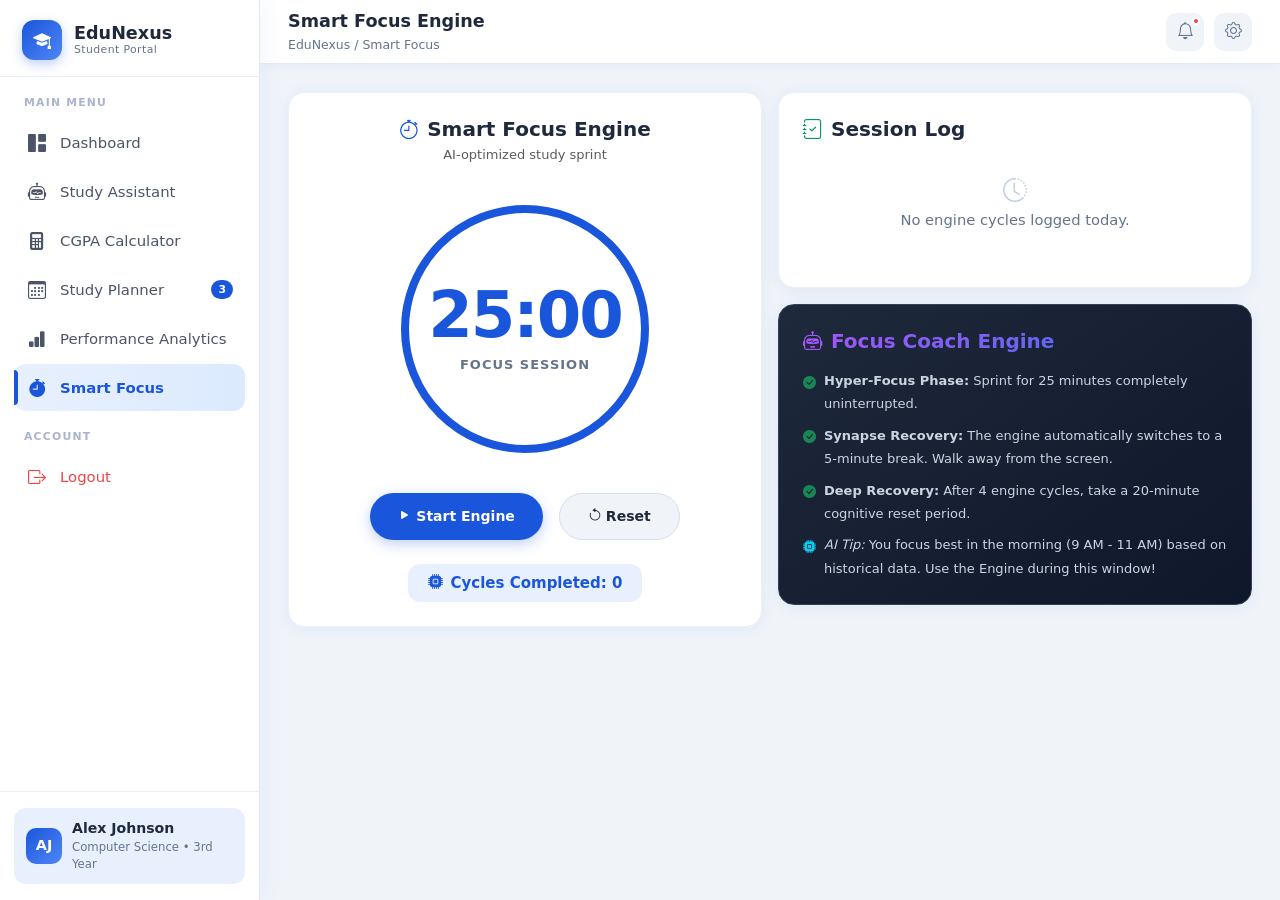
<file: unified_project/smart-focus.html>
<!DOCTYPE html>
<html lang="en">

<head>
    <meta charset="UTF-8" />
    <meta name="viewport" content="width=device-width, initial-scale=1.0" />
    <title>Smart Focus Engine – EduNexus</title>
    <link rel="icon"
        href="data:image/svg+xml,<svg xmlns='http://www.w3.org/2000/svg' viewBox='0 0 100 100'><text y='.9em' font-size='90'>🎓</text></svg>" />
    <link rel="stylesheet" href="https://cdn.jsdelivr.net/npm/bootstrap@5.3.2/dist/css/bootstrap.min.css" />
    <link rel="stylesheet" href="https://cdn.jsdelivr.net/npm/bootstrap-icons@1.11.3/font/bootstrap-icons.css" />
    <link rel="stylesheet" href="style.css" />
    <style>
        /* Gradient for the timer ring progress */
        .timer-ring-progress {
            stroke: url(#timerGrad);
        }

        .pomodoro-ring {
            position: relative;
            width: 280px;
            height: 280px;
            margin: 0 auto;
        }

        .pomodoro-ring svg {
            transform: rotate(-90deg);
        }

        .ring-bg {
            fill: none;
            stroke: var(--primary-light);
            stroke-width: 8;
        }

        .ring-progress {
            fill: none;
            stroke: var(--primary);
            stroke-width: 8;
            stroke-linecap: round;
            transition: stroke-dashoffset 1s linear;
        }

        .pomodoro-center {
            position: absolute;
            top: 50%;
            left: 50%;
            transform: translate(-50%, -50%);
            text-align: center;
        }

        .pomodoro-timer-display {
            font-size: 64px;
            font-weight: 800;
            color: var(--primary);
            line-height: 1;
            letter-spacing: -2px;
        }

        .session-count {
            background: var(--primary-light);
            color: var(--primary);
            border-radius: 12px;
            padding: 8px 20px;
            font-weight: 700;
            font-size: 15px;
        }

        .pomo-btn {
            border: none;
            border-radius: 50px;
            font-weight: 700;
            font-size: 14px;
            padding: 12px 28px;
            cursor: pointer;
            transition: all 0.2s;
        }

        .pomo-start {
            background: var(--primary);
            color: #fff;
            box-shadow: 0 4px 14px rgba(26, 86, 219, 0.28);
        }

        .pomo-start:hover {
            background: var(--primary-dark);
            transform: translateY(-1px);
        }

        .pomo-pause {
            background: var(--warning);
            color: #fff;
        }

        .pomo-pause:hover {
            opacity: 0.9;
        }

        .pomo-reset {
            background: var(--bg-body);
            color: var(--text-dark);
            border: 1px solid #d1ddf0;
        }

        .pomo-reset:hover {
            background: #e4eaf5;
        }
    </style>
</head>

<body>
    <div class="sidebar-overlay" id="sidebarOverlay"></div>
    <div class="app-wrapper">

        <!-- Sidebar -->
        <aside class="sidebar" id="sidebar"></aside>

        <!-- Main -->
        <div class="main-content">
            <header class="topbar" id="topbar"></header>

            <main class="page-content">
                <div class="row g-3 justify-content-center">
                    <div class="col-lg-6">
                        <div class="en-card p-4 text-center h-100">
                            <h5 class="fw-800 mb-1"><i class="bi bi-stopwatch me-2 text-primary-en"></i>Smart Focus
                                Engine</h5>
                            <p class="text-muted" style="font-size:13px;">AI-optimized study sprint</p>

                            <svg style="width:0;height:0;position:absolute;">
                                <defs>
                                    <linearGradient id="timerGrad" x1="0%" y1="0%" x2="100%" y2="0%">
                                        <stop offset="0%" stop-color="#1a56db" />
                                        <stop offset="100%" stop-color="#6366f1" />
                                    </linearGradient>
                                </defs>
                            </svg>

                            <div class="pomodoro-ring mt-4 mb-4">
                                <svg viewBox="0 0 280 280" width="280" height="280">
                                    <circle class="ring-bg" cx="140" cy="140" r="120" />
                                    <circle class="ring-progress" id="ringProgress" cx="140" cy="140" r="120"
                                        stroke-dasharray="753.98" stroke-dashoffset="0" />
                                </svg>
                                <div class="pomodoro-center">
                                    <div class="pomodoro-timer-display" id="timerDisplay">25:00</div>
                                    <div id="timerMode"
                                        style="font-size:13px;color:var(--text-muted);margin-top:8px;font-weight:600;text-transform:uppercase;letter-spacing:1px;">
                                        Focus Session</div>
                                </div>
                            </div>

                            <div class="d-flex justify-content-center gap-3 mb-4">
                                <button class="pomo-btn pomo-start" id="btnStart" onclick="startTimer()"><i
                                        class="bi bi-play-fill me-1"></i>Start Engine</button>
                                <button class="pomo-btn pomo-pause" id="btnPause" onclick="pauseTimer()"
                                    style="display:none;"><i class="bi bi-pause-fill me-1"></i>Pause</button>
                                <button class="pomo-btn pomo-reset" onclick="resetTimer()"><i
                                        class="bi bi-arrow-counterclockwise me-1"></i>Reset</button>
                            </div>

                            <div class="session-count d-inline-block"><i class="bi bi-cpu-fill me-2"></i>Cycles
                                Completed: <span id="sessionCount">0</span></div>
                        </div>
                    </div>

                    <div class="col-lg-6">
                        <div class="en-card p-4 mb-3">
                            <h5 class="fw-800 mb-3"><i class="bi bi-journal-check me-2 text-success-en"></i>Session Log
                            </h5>
                            <div id="sessionLog" style="max-height: 200px; overflow-y: auto;">
                                <div class="empty-state py-3"><i class="bi bi-clock-history mb-2"
                                        style="font-size: 24px;"></i>
                                    <p>No engine cycles logged today.</p>
                                </div>
                            </div>
                        </div>

                        <div class="en-card p-4 assistant-card"
                            style="background: linear-gradient(145deg, #1e293b, #0f172a); color: white; border: 1px solid #334155;">
                            <h5 class="fw-800 mb-3 text-white"><span
                                    style="background: linear-gradient(135deg, #a855f7, #6366f1); background-clip: text; -webkit-background-clip: text; -webkit-text-fill-color: transparent;"><i
                                        class="bi bi-robot me-2"></i>Focus Coach Engine</span></h5>
                            <div style="font-size:13px;color:#cbd5e1;line-height:1.8;">
                                <div class="d-flex align-items-start gap-2 mb-2">
                                    <i class="bi bi-check-circle-fill text-success" style="margin-top:2px;"></i>
                                    <span><strong>Hyper-Focus Phase:</strong> Sprint for 25 minutes completely
                                        uninterrupted.</span>
                                </div>
                                <div class="d-flex align-items-start gap-2 mb-2">
                                    <i class="bi bi-check-circle-fill text-success" style="margin-top:2px;"></i>
                                    <span><strong>Synapse Recovery:</strong> The engine automatically switches to a
                                        5-minute break. Walk away from the screen.</span>
                                </div>
                                <div class="d-flex align-items-start gap-2 mb-2">
                                    <i class="bi bi-check-circle-fill text-success" style="margin-top:2px;"></i>
                                    <span><strong>Deep Recovery:</strong> After 4 engine cycles, take a 20-minute
                                        cognitive reset period.</span>
                                </div>
                                <div class="d-flex align-items-start gap-2">
                                    <i class="bi bi-cpu-fill text-info" style="margin-top:2px;"></i>
                                    <span><em>AI Tip:</em> You focus best in the morning (9 AM - 11 AM) based on
                                        historical data. Use the Engine during this window!</span>
                                </div>
                            </div>
                        </div>
                    </div>
                </div>
            </main>
        </div>
    </div>

    <script src="shared.js"></script>
    <script>
        initLayout('smart-focus', 'Smart Focus Engine', 'EduNexus / Smart Focus');

        // Smart Focus Engine Logic (Ported from version cluade pomodoro)
        let pomodoroSeconds = 25 * 60;
        let defaultTime = 25 * 60;
        let pomodoroRunning = false;
        let pomodoroInterval = null;
        let pomodoroSessions = 0;
        let pomodoroIsBreak = false;
        const CIRCUMFERENCE = 753.98; // 2 * pi * 120

        const timerDisplay = document.getElementById('timerDisplay');
        const ringProgress = document.getElementById('ringProgress');
        const modeLabel = document.getElementById('timerMode');
        const sessionCountEl = document.getElementById('sessionCount');
        const sessionLogEl = document.getElementById('sessionLog');
        const btnStart = document.getElementById('btnStart');
        const btnPause = document.getElementById('btnPause');

        function updateTimerDisplay() {
            const m = Math.floor(pomodoroSeconds / 60).toString().padStart(2, '0');
            const s = (pomodoroSeconds % 60).toString().padStart(2, '0');
            timerDisplay.textContent = `${m}:${s}`;

            const progress = pomodoroSeconds / defaultTime;
            const offset = CIRCUMFERENCE - (progress * CIRCUMFERENCE);
            ringProgress.style.strokeDashoffset = offset;
        }

        function startTimer() {
            if (pomodoroRunning) return;
            pomodoroRunning = true;
            btnStart.style.display = 'none';
            btnPause.style.display = 'inline-block';

            pomodoroInterval = setInterval(() => {
                pomodoroSeconds--;
                updateTimerDisplay();

                if (pomodoroSeconds <= 0) {
                    clearInterval(pomodoroInterval);
                    pomodoroRunning = false;
                    btnStart.style.display = 'inline-block';
                    btnPause.style.display = 'none';

                    if (!pomodoroIsBreak) {
                        pomodoroSessions++;
                        sessionCountEl.textContent = pomodoroSessions;
                        logSession('Focus Engine Cycle Complete');
                        showToast('Engine cycle completed! Time for recovery.', 'success');
                        // Start Break
                        pomodoroIsBreak = true;
                        defaultTime = (pomodoroSessions % 4 === 0) ? 20 * 60 : 5 * 60; // 20m long break or 5m short break
                        pomodoroSeconds = defaultTime;
                        modeLabel.textContent = (pomodoroSessions % 4 === 0) ? 'Deep Recovery (20m)' : 'Synapse Recovery (5m)';
                        modeLabel.style.color = '#10b981'; // success green
                        document.querySelector('.ring-progress').style.stroke = '#10b981';
                    } else {
                        logSession('Recovery Cycle Complete');
                        showToast('Recovery phase ending. Ready to sprint?', 'info');
                        // Back to Focus
                        pomodoroIsBreak = false;
                        defaultTime = 25 * 60;
                        pomodoroSeconds = defaultTime;
                        modeLabel.textContent = 'Focus Session';
                        modeLabel.style.color = 'var(--text-muted)';
                        document.querySelector('.ring-progress').style.stroke = 'url(#timerGrad)';
                    }
                    updateTimerDisplay();
                }
            }, 1000);
        }

        function pauseTimer() {
            clearInterval(pomodoroInterval);
            pomodoroRunning = false;
            btnStart.style.display = 'inline-block';
            btnPause.style.display = 'none';
        }

        function resetTimer() {
            clearInterval(pomodoroInterval);
            pomodoroRunning = false;
            pomodoroIsBreak = false;
            defaultTime = 25 * 60;
            pomodoroSeconds = defaultTime;
            btnStart.style.display = 'inline-block';
            btnPause.style.display = 'none';
            modeLabel.textContent = 'Focus Session';
            modeLabel.style.color = 'var(--text-muted)';
            document.querySelector('.ring-progress').style.stroke = 'url(#timerGrad)';
            updateTimerDisplay();
        }

        function logSession(text) {
            if (sessionLogEl.querySelector('.empty-state')) {
                sessionLogEl.innerHTML = '';
            }
            const d = new Date();
            const time = d.toLocaleTimeString([], { hour: '2-digit', minute: '2-digit' });
            const logItem = document.createElement('div');
            logItem.className = 'd-flex align-items-center gap-3 p-2 border-bottom';

            const iconColor = text.includes('Recovery') ? '#10b981' : '#6366f1';

            logItem.innerHTML = `
      <div style="color: ${iconColor};"><i class="bi bi-check-circle-fill"></i></div>
      <div class="flex-grow-1" style="font-size: 0.85rem; font-weight: 600;">${text}</div>
      <div style="font-size: 0.75rem; color: var(--text-muted);">${time}</div>
    `;
            sessionLogEl.insertBefore(logItem, sessionLogEl.firstChild);
        }

        // Initialize
        updateTimerDisplay();
    </script>
</body>

</html>
</file>
<file: unified_project/style.css>
/* =============================================
   EduNexus – Smart Student Management System
   Shared Stylesheet
   ============================================= */

/* CO1: Basic CSS (CSS Variables, Typography, Colors) */
:root {
  --primary: #1a56db;
  --primary-dark: #1342ad;
  --primary-light: #e8f0fe;
  --secondary: #6c757d;
  --success: #0fa968;
  --warning: #f59e0b;
  --danger: #ef4444;
  --dark: #1e293b;
  --text-muted: #64748b;
  --bg-body: #f0f4f9;
  --sidebar-width: 260px;
  --navbar-height: 64px;
  --card-shadow: 0 2px 16px rgba(26,86,219,0.08);
  --card-radius: 16px;
  --transition: 0.22s cubic-bezier(.4,0,.2,1);
}

*, *::before, *::after { box-sizing: border-box; }

body {
  font-family: 'Segoe UI', system-ui, -apple-system, sans-serif;
  background: var(--bg-body);
  color: var(--dark);
  min-height: 100vh;
}

/* ---- SCROLLBAR ---- */
::-webkit-scrollbar { width: 6px; height: 6px; }
::-webkit-scrollbar-track { background: transparent; }
::-webkit-scrollbar-thumb { background: #c1cfe8; border-radius: 99px; }

/* ==========================================
   LOGIN PAGE
   ========================================== */
.login-page {
  min-height: 100vh;
  background: linear-gradient(135deg, #0f2b6b 0%, #1a56db 45%, #4f86f7 100%);
  display: flex;
  align-items: center;
  justify-content: center;
  padding: 24px;
  position: relative;
  overflow: hidden;
}

.login-page::before {
  content: '';
  position: absolute;
  width: 520px; height: 520px;
  border-radius: 50%;
  background: rgba(255,255,255,0.05);
  top: -180px; right: -120px;
}
.login-page::after {
  content: '';
  position: absolute;
  width: 340px; height: 340px;
  border-radius: 50%;
  background: rgba(255,255,255,0.06);
  bottom: -100px; left: -80px;
}

.login-card {
  background: #fff;
  border-radius: 24px;
  padding: 48px 44px;
  width: 100%;
  max-width: 440px;
  box-shadow: 0 24px 64px rgba(0,0,0,0.22);
  position: relative;
  z-index: 1;
}

.login-logo {
  width: 56px; height: 56px;
  background: linear-gradient(135deg,#1a56db,#4f86f7);
  border-radius: 16px;
  display: flex; align-items: center; justify-content: center;
  margin: 0 auto 20px;
  font-size: 26px; color: #fff;
  box-shadow: 0 6px 20px rgba(26,86,219,0.35);
}

.login-card h2 {
  font-size: 1.7rem; font-weight: 700;
  color: var(--dark); text-align: center; margin-bottom: 4px;
}
.login-card .subtitle {
  color: var(--text-muted); text-align: center;
  font-size: 0.92rem; margin-bottom: 32px;
}

.form-label { font-weight: 600; font-size: 0.88rem; color: var(--dark); }

.form-control {
  border: 1.5px solid #d1ddf0;
  border-radius: 10px;
  padding: 11px 14px;
  font-size: 0.95rem;
  transition: border-color var(--transition), box-shadow var(--transition);
}
.form-control:focus {
  border-color: var(--primary);
  box-shadow: 0 0 0 3px rgba(26,86,219,0.12);
  outline: none;
}

.input-group .form-control { border-right: none; }
.input-group-text {
  background: #fff; border: 1.5px solid #d1ddf0;
  border-left: none; border-radius: 0 10px 10px 0;
  cursor: pointer; color: var(--text-muted);
  transition: color var(--transition);
}
.input-group-text:hover { color: var(--primary); }
.input-group:focus-within .input-group-text {
  border-color: var(--primary);
}

.btn-primary-grad {
  background: linear-gradient(135deg,#1a56db,#4f86f7);
  border: none; color: #fff;
  font-weight: 700; font-size: 1rem;
  padding: 13px; border-radius: 10px;
  width: 100%; letter-spacing: 0.3px;
  transition: opacity var(--transition), transform var(--transition), box-shadow var(--transition);
  box-shadow: 0 4px 16px rgba(26,86,219,0.3);
}
.btn-primary-grad:hover {
  opacity: 0.92; transform: translateY(-1px);
  box-shadow: 0 8px 24px rgba(26,86,219,0.38);
}
.btn-primary-grad:active { transform: translateY(0); }

.login-footer {
  text-align: center; margin-top: 28px;
  font-size: 0.82rem; color: var(--text-muted);
}
.login-footer span { color: var(--primary); font-weight: 600; cursor: pointer; }
.login-footer span:hover { text-decoration: underline; }

.demo-hint {
  background: var(--primary-light);
  border: 1.5px solid #c3d6fc;
  border-radius: 10px; padding: 10px 14px;
  font-size: 0.82rem; color: #2d5fbf;
  margin-bottom: 24px; text-align: center;
}

/* ==========================================
   SIDEBAR LAYOUT
   ========================================== */
/* CO2: Advanced CSS Layouts (Flexbox/Grid, Responsive design) */
.app-wrapper {
  display: flex; min-height: 100vh;
}

/* ---- SIDEBAR ---- */
.sidebar {
  width: var(--sidebar-width);
  background: #fff;
  border-right: 1px solid #e4eaf5;
  display: flex; flex-direction: column;
  position: fixed; top: 0; left: 0; bottom: 0;
  z-index: 200;
  transition: transform var(--transition);
  box-shadow: 2px 0 24px rgba(26,86,219,0.06);
}

.sidebar-brand {
  padding: 20px 22px 16px;
  border-bottom: 1px solid #e8eef8;
  display: flex; align-items: center; gap: 12px;
}
.brand-icon {
  width: 40px; height: 40px;
  background: linear-gradient(135deg,#1a56db,#4f86f7);
  border-radius: 12px;
  display: flex; align-items: center; justify-content: center;
  color: #fff; font-size: 18px;
  box-shadow: 0 4px 12px rgba(26,86,219,0.28);
  flex-shrink: 0;
}
.brand-text { font-weight: 800; font-size: 1.1rem; color: var(--dark); line-height: 1.1; }
.brand-text small { display: block; font-size: 0.68rem; font-weight: 500; color: var(--text-muted); letter-spacing: 0.4px; }

.sidebar-nav { flex: 1; padding: 18px 14px; overflow-y: auto; }

.nav-section-label {
  font-size: 0.68rem; font-weight: 700; letter-spacing: 1.2px;
  text-transform: uppercase; color: #aab4cc;
  padding: 0 10px; margin: 18px 0 8px;
}
.nav-section-label:first-child { margin-top: 0; }

.sidebar-link {
  display: flex; align-items: center; gap: 12px;
  padding: 10px 12px; border-radius: 12px;
  color: #4a5568; font-size: 0.93rem; font-weight: 500;
  text-decoration: none;
  transition: background var(--transition), color var(--transition);
  margin-bottom: 2px;
  position: relative;
}
.sidebar-link i { font-size: 18px; width: 22px; text-align: center; flex-shrink: 0; }
.sidebar-link:hover { background: var(--primary-light); color: var(--primary); }
.sidebar-link.active {
  background: linear-gradient(90deg,#e8f0fe,#dbeafe);
  color: var(--primary); font-weight: 700;
}
.sidebar-link.active::before {
  content: ''; position: absolute;
  left: 0; top: 6px; bottom: 6px;
  width: 4px; border-radius: 0 4px 4px 0;
  background: var(--primary);
}
.sidebar-link.logout-link { color: #ef4444; }
.sidebar-link.logout-link:hover { background: #fef2f2; color: #c0392b; }

.sidebar-footer {
  padding: 16px 14px; border-top: 1px solid #e8eef8;
}
.user-chip {
  display: flex; align-items: center; gap: 10px;
  background: var(--primary-light); border-radius: 12px;
  padding: 10px 12px;
}
.user-avatar {
  width: 36px; height: 36px; border-radius: 10px;
  background: linear-gradient(135deg,#1a56db,#4f86f7);
  display: flex; align-items: center; justify-content: center;
  color: #fff; font-weight: 700; font-size: 0.9rem; flex-shrink: 0;
}
.user-info { flex: 1; min-width: 0; }
.user-name { font-weight: 700; font-size: 0.88rem; color: var(--dark); white-space: nowrap; overflow: hidden; text-overflow: ellipsis; }
.user-role { font-size: 0.73rem; color: var(--text-muted); }

/* ---- MAIN AREA ---- */
.main-content {
  margin-left: var(--sidebar-width);
  flex: 1; display: flex; flex-direction: column;
  min-height: 100vh;
}

/* ---- TOPBAR ---- */
.topbar {
  height: var(--navbar-height);
  background: #fff; border-bottom: 1px solid #e4eaf5;
  display: flex; align-items: center;
  padding: 0 28px; gap: 16px;
  position: sticky; top: 0; z-index: 100;
  box-shadow: 0 1px 12px rgba(26,86,219,0.05);
}
.topbar-toggle {
  display: none; background: none; border: none;
  font-size: 22px; color: var(--dark); cursor: pointer;
  padding: 4px 8px; border-radius: 8px;
  transition: background var(--transition);
}
.topbar-toggle:hover { background: var(--primary-light); color: var(--primary); }

.page-title { font-weight: 700; font-size: 1.1rem; color: var(--dark); flex: 1; }
.page-breadcrumb { font-size: 0.78rem; color: var(--text-muted); margin-top: 1px; }

.topbar-actions { display: flex; align-items: center; gap: 10px; }
.topbar-btn {
  width: 38px; height: 38px; border-radius: 10px;
  background: var(--bg-body); border: none; cursor: pointer;
  display: flex; align-items: center; justify-content: center;
  font-size: 17px; color: var(--text-muted);
  transition: background var(--transition), color var(--transition);
  position: relative;
}
.topbar-btn:hover { background: var(--primary-light); color: var(--primary); }
.notif-badge {
  position: absolute; top: 4px; right: 4px;
  width: 8px; height: 8px; border-radius: 50%;
  background: var(--danger); border: 2px solid #fff;
}

/* ---- PAGE CONTENT ---- */
.page-content { padding: 28px; flex: 1; }
.section-header { margin-bottom: 22px; }
.section-header h2 { font-size: 1.5rem; font-weight: 800; color: var(--dark); margin-bottom: 4px; }
.section-header p { color: var(--text-muted); font-size: 0.9rem; margin: 0; }

/* ==========================================
   CARDS
   ========================================== */
.stat-card {
  background: #fff; border-radius: var(--card-radius);
  padding: 22px; box-shadow: var(--card-shadow);
  display: flex; align-items: flex-start; gap: 16px;
  transition: transform var(--transition), box-shadow var(--transition);
  border: 1px solid #eaf0fb;
  overflow: hidden; position: relative;
}
.stat-card::after {
  content: ''; position: absolute;
  top: 0; left: 0; right: 0; height: 3px;
}
.stat-card.c-blue::after { background: linear-gradient(90deg,#1a56db,#4f86f7); }
.stat-card.c-green::after { background: linear-gradient(90deg,#0fa968,#34d399); }
.stat-card.c-orange::after { background: linear-gradient(90deg,#f59e0b,#fbbf24); }
.stat-card.c-purple::after { background: linear-gradient(90deg,#7c3aed,#a78bfa); }

.stat-card:hover { transform: translateY(-3px); box-shadow: 0 8px 28px rgba(26,86,219,0.13); }

.stat-icon {
  width: 52px; height: 52px; border-radius: 14px;
  display: flex; align-items: center; justify-content: center;
  font-size: 24px; flex-shrink: 0;
}
.stat-card.c-blue .stat-icon { background: #dbeafe; color: var(--primary); }
.stat-card.c-green .stat-icon { background: #d1fae5; color: #059669; }
.stat-card.c-orange .stat-icon { background: #fef3c7; color: #d97706; }
.stat-card.c-purple .stat-icon { background: #ede9fe; color: #7c3aed; }

.stat-body { flex: 1; min-width: 0; }
.stat-label { font-size: 0.8rem; font-weight: 600; color: var(--text-muted); text-transform: uppercase; letter-spacing: 0.5px; margin-bottom: 4px; }
.stat-value { font-size: 1.9rem; font-weight: 800; color: var(--dark); line-height: 1; margin-bottom: 6px; }
.stat-change { font-size: 0.78rem; color: var(--text-muted); }
.stat-change .up { color: #059669; font-weight: 600; }
.stat-change .down { color: var(--danger); font-weight: 600; }

/* General card */
.en-card {
  background: #fff; border-radius: var(--card-radius);
  box-shadow: var(--card-shadow); border: 1px solid #eaf0fb;
  overflow: hidden;
}
.en-card-header {
  padding: 18px 22px; border-bottom: 1px solid #eaf0fb;
  display: flex; align-items: center; justify-content: space-between;
}
.en-card-header h5 { font-weight: 700; font-size: 1rem; color: var(--dark); margin: 0; }
.en-card-body { padding: 22px; }

/* ==========================================
   BUTTONS
   ========================================== */
.btn-en {
  display: inline-flex; align-items: center; gap: 7px;
  font-weight: 600; font-size: 0.9rem; border-radius: 10px;
  padding: 9px 18px; border: none; cursor: pointer;
  transition: all var(--transition);
}
.btn-en-primary {
  background: linear-gradient(135deg,#1a56db,#4f86f7);
  color: #fff; box-shadow: 0 4px 14px rgba(26,86,219,0.28);
}
.btn-en-primary:hover { opacity: 0.9; transform: translateY(-1px); box-shadow: 0 6px 20px rgba(26,86,219,0.36); }
.btn-en-success { background: #0fa968; color: #fff; }
.btn-en-success:hover { background: #0d8f58; transform: translateY(-1px); }
.btn-en-danger { background: #ef4444; color: #fff; }
.btn-en-danger:hover { background: #dc2626; transform: translateY(-1px); }
.btn-en-outline {
  background: transparent; color: var(--primary);
  border: 1.5px solid var(--primary);
}
.btn-en-outline:hover { background: var(--primary-light); }
.btn-en-sm { padding: 6px 13px; font-size: 0.82rem; border-radius: 8px; }

/* ==========================================
   FORM CONTROLS
   ========================================== */
.en-form-group { margin-bottom: 18px; }
.en-label { font-size: 0.85rem; font-weight: 600; color: #374151; margin-bottom: 6px; display: block; }
.en-input {
  width: 100%; border: 1.5px solid #d1ddf0; border-radius: 10px;
  padding: 10px 14px; font-size: 0.93rem; color: var(--dark);
  background: #fff; transition: border-color var(--transition), box-shadow var(--transition);
  outline: none;
}
.en-input:focus { border-color: var(--primary); box-shadow: 0 0 0 3px rgba(26,86,219,0.1); }
.en-select {
  appearance: none;
  background-image: url("data:image/svg+xml,%3Csvg xmlns='http://www.w3.org/2000/svg' width='12' height='12' fill='%236c757d' viewBox='0 0 16 16'%3E%3Cpath d='M7.247 11.14L2.451 5.658C1.885 5.013 2.345 4 3.204 4h9.592a1 1 0 0 1 .753 1.659l-4.796 5.48a1 1 0 0 1-1.506 0z'/%3E%3C/svg%3E");
  background-repeat: no-repeat;
  background-position: right 14px center;
  padding-right: 36px;
}

/* ==========================================
   TABLES
   ========================================== */
.en-table { width: 100%; border-collapse: collapse; }
.en-table th {
  background: #f8faff; font-size: 0.78rem; font-weight: 700;
  text-transform: uppercase; letter-spacing: 0.5px; color: var(--text-muted);
  padding: 12px 16px; border-bottom: 1.5px solid #e4eaf5; white-space: nowrap;
}
.en-table td {
  padding: 13px 16px; border-bottom: 1px solid #f0f4fb;
  font-size: 0.92rem; color: var(--dark);
  vertical-align: middle;
}
.en-table tr:last-child td { border-bottom: none; }
.en-table tbody tr { transition: background var(--transition); }
.en-table tbody tr:hover { background: #f8faff; }

/* Badges */
.badge-en {
  display: inline-flex; align-items: center; gap: 4px;
  padding: 4px 10px; border-radius: 99px;
  font-size: 0.73rem; font-weight: 700; letter-spacing: 0.2px;
}
.badge-success { background: #d1fae5; color: #065f46; }
.badge-warning { background: #fef3c7; color: #92400e; }
.badge-danger  { background: #fee2e2; color: #991b1b; }
.badge-primary { background: #dbeafe; color: #1e40af; }
.badge-muted   { background: #f1f5f9; color: #64748b; }

/* ==========================================
   CGPA CALCULATOR
   ========================================== */
.cgpa-result {
  background: linear-gradient(135deg,#1a56db 0%,#4f86f7 100%);
  border-radius: 16px; padding: 28px; text-align: center;
  color: #fff; box-shadow: 0 8px 28px rgba(26,86,219,0.3);
}
.cgpa-result .cgpa-number {
  font-size: 4rem; font-weight: 900; line-height: 1;
  letter-spacing: -2px;
}
.cgpa-result .cgpa-label { font-size: 0.9rem; opacity: 0.85; margin-top: 6px; }
.cgpa-result .cgpa-desc { font-size: 0.82rem; opacity: 0.7; margin-top: 4px; }

.subject-row {
  background: #f8faff; border: 1px solid #e4eaf5;
  border-radius: 12px; padding: 14px 16px;
  margin-bottom: 10px; position: relative;
}
.subject-row .remove-subject {
  position: absolute; top: 12px; right: 12px;
  background: #fee2e2; border: none; color: #ef4444;
  width: 28px; height: 28px; border-radius: 8px;
  display: flex; align-items: center; justify-content: center;
  cursor: pointer; font-size: 14px;
  transition: background var(--transition);
}
.subject-row .remove-subject:hover { background: #fecaca; }

/* ==========================================
   POMODORO TIMER
   ========================================== */
.pomodoro-wrap {
  display: flex; flex-direction: column; align-items: center;
  padding: 40px 20px;
}

.timer-ring-container {
  position: relative; width: 240px; height: 240px;
  margin-bottom: 32px;
}
.timer-ring-svg {
  transform: rotate(-90deg);
  width: 240px; height: 240px;
}
.timer-ring-bg {
  fill: none; stroke: #e8eef8; stroke-width: 10;
}
.timer-ring-progress {
  fill: none; stroke: url(#timerGrad); stroke-width: 10;
  stroke-linecap: round;
  transition: stroke-dashoffset 1s linear;
}

.timer-display {
  position: absolute; top: 50%; left: 50%;
  transform: translate(-50%, -50%);
  text-align: center;
}
.timer-time {
  font-size: 3rem; font-weight: 900; color: var(--dark);
  letter-spacing: -2px; line-height: 1;
}
.timer-label {
  font-size: 0.78rem; font-weight: 700; color: var(--text-muted);
  letter-spacing: 1px; text-transform: uppercase; margin-top: 4px;
}

.timer-controls { display: flex; gap: 14px; margin-bottom: 28px; }
.timer-btn {
  display: flex; align-items: center; gap: 8px;
  padding: 13px 28px; border-radius: 14px; border: none;
  font-weight: 700; font-size: 1rem; cursor: pointer;
  transition: all var(--transition);
}
.timer-btn-start {
  background: linear-gradient(135deg,#1a56db,#4f86f7); color: #fff;
  box-shadow: 0 6px 20px rgba(26,86,219,0.32);
}
.timer-btn-start:hover { opacity: 0.9; transform: translateY(-1px); }
.timer-btn-pause { background: #fef3c7; color: #92400e; }
.timer-btn-pause:hover { background: #fde68a; }
.timer-btn-reset { background: #fee2e2; color: #991b1b; }
.timer-btn-reset:hover { background: #fecaca; }

.sessions-grid {
  display: flex; gap: 8px; flex-wrap: wrap; justify-content: center;
  margin-bottom: 24px;
}
.session-dot {
  width: 36px; height: 36px; border-radius: 50%;
  background: #e8eef8; border: 2px solid #d1ddf0;
  display: flex; align-items: center; justify-content: center;
  font-size: 14px; color: #aab4cc;
  transition: all var(--transition);
}
.session-dot.done {
  background: linear-gradient(135deg,#1a56db,#4f86f7);
  border-color: #1a56db; color: #fff;
}

.mode-tabs {
  display: flex; gap: 4px;
  background: #f0f4f9; border-radius: 12px; padding: 4px;
  margin-bottom: 28px;
}
.mode-tab {
  padding: 7px 18px; border-radius: 9px; border: none;
  font-weight: 600; font-size: 0.85rem; cursor: pointer;
  background: transparent; color: var(--text-muted);
  transition: all var(--transition);
}
.mode-tab.active { background: #fff; color: var(--primary); box-shadow: 0 2px 8px rgba(26,86,219,0.1); }

/* ==========================================
   ANALYTICS
   ========================================== */
.chart-card {
  background: #fff; border-radius: var(--card-radius);
  box-shadow: var(--card-shadow); border: 1px solid #eaf0fb;
  overflow: hidden;
}
.chart-header {
  padding: 18px 22px; border-bottom: 1px solid #eaf0fb;
  display: flex; align-items: center; justify-content: space-between;
}
.chart-header h5 { font-weight: 700; font-size: 0.98rem; color: var(--dark); margin: 0; }
.chart-body { padding: 22px; }

.legend-list { list-style: none; padding: 0; margin: 0; }
.legend-item {
  display: flex; align-items: center; gap: 10px;
  padding: 8px 0; border-bottom: 1px dashed #eaf0fb; font-size: 0.88rem;
}
.legend-item:last-child { border-bottom: none; }
.legend-dot { width: 12px; height: 12px; border-radius: 50%; flex-shrink: 0; }
.legend-label { flex: 1; color: var(--dark); }
.legend-val { font-weight: 700; color: var(--dark); }

/* ==========================================
   QUICK ACTIONS / ACTIVITY
   ========================================== */
.activity-list { list-style: none; padding: 0; margin: 0; }
.activity-item {
  display: flex; align-items: flex-start; gap: 14px;
  padding: 12px 0; border-bottom: 1px solid #f0f4fb;
}
.activity-item:last-child { border-bottom: none; }
.activity-icon {
  width: 36px; height: 36px; border-radius: 10px; flex-shrink: 0;
  display: flex; align-items: center; justify-content: center; font-size: 16px;
}
.activity-text { flex: 1; }
.activity-title { font-size: 0.88rem; font-weight: 600; color: var(--dark); margin-bottom: 2px; }
.activity-meta { font-size: 0.76rem; color: var(--text-muted); }

/* Progress bar */
.en-progress { background: #e8eef8; border-radius: 99px; height: 8px; overflow: hidden; }
.en-progress-bar {
  height: 100%; border-radius: 99px;
  background: linear-gradient(90deg,#1a56db,#4f86f7);
  transition: width 0.6s ease;
}

/* ==========================================
   RESPONSIVE
   ========================================== */
@media (max-width: 991px) {
  .sidebar {
    transform: translateX(-100%);
  }
  .sidebar.open {
    transform: translateX(0);
    box-shadow: 4px 0 32px rgba(0,0,0,0.18);
  }
  .sidebar-overlay {
    display: none; position: fixed; inset: 0;
    background: rgba(0,0,0,0.4); z-index: 199;
  }
  .sidebar-overlay.show { display: block; }
  .main-content { margin-left: 0; }
  .topbar-toggle { display: flex; }
  .page-content { padding: 20px 16px; }
}

@media (max-width: 576px) {
  .stat-value { font-size: 1.5rem; }
  .cgpa-result .cgpa-number { font-size: 3rem; }
  .timer-time { font-size: 2.4rem; }
  .timer-ring-container { width: 200px; height: 200px; }
  .timer-ring-svg { width: 200px; height: 200px; }
}

/* ==========================================
   UTILITIES
   ========================================== */
.text-primary-en { color: var(--primary) !important; }
.text-success-en { color: #059669 !important; }
.text-warning-en { color: #d97706 !important; }
.text-danger-en  { color: #dc2626 !important; }
.text-muted-en   { color: var(--text-muted) !important; }

.fw-800 { font-weight: 800 !important; }
.fw-700 { font-weight: 700 !important; }
.fw-600 { font-weight: 600 !important; }

.gap-10 { gap: 10px; }
.gap-14 { gap: 14px; }

.empty-state {
  text-align: center; padding: 48px 20px; color: var(--text-muted);
}
.empty-state i { font-size: 48px; color: #c1cfe8; margin-bottom: 14px; }
.empty-state p { font-size: 0.92rem; }

/* notification toast */
.en-toast {
  position: fixed; bottom: 24px; right: 24px;
  background: var(--dark); color: #fff;
  padding: 13px 20px; border-radius: 12px;
  font-size: 0.88rem; font-weight: 600;
  box-shadow: 0 8px 28px rgba(0,0,0,0.2);
  z-index: 9999; display: flex; align-items: center; gap: 10px;
  animation: slideUp 0.3s ease, fadeOut 0.4s ease 2.6s forwards;
}
@keyframes slideUp {
  from { opacity: 0; transform: translateY(20px); }
  to   { opacity: 1; transform: translateY(0); }
}
@keyframes fadeOut {
  to { opacity: 0; transform: translateY(10px); }
}

/* Sidebar nav badge */
.nav-badge {
  margin-left: auto; background: var(--primary);
  color: #fff; font-size: 0.68rem; font-weight: 700;
  padding: 2px 7px; border-radius: 99px; line-height: 1.4;
}
</file>
